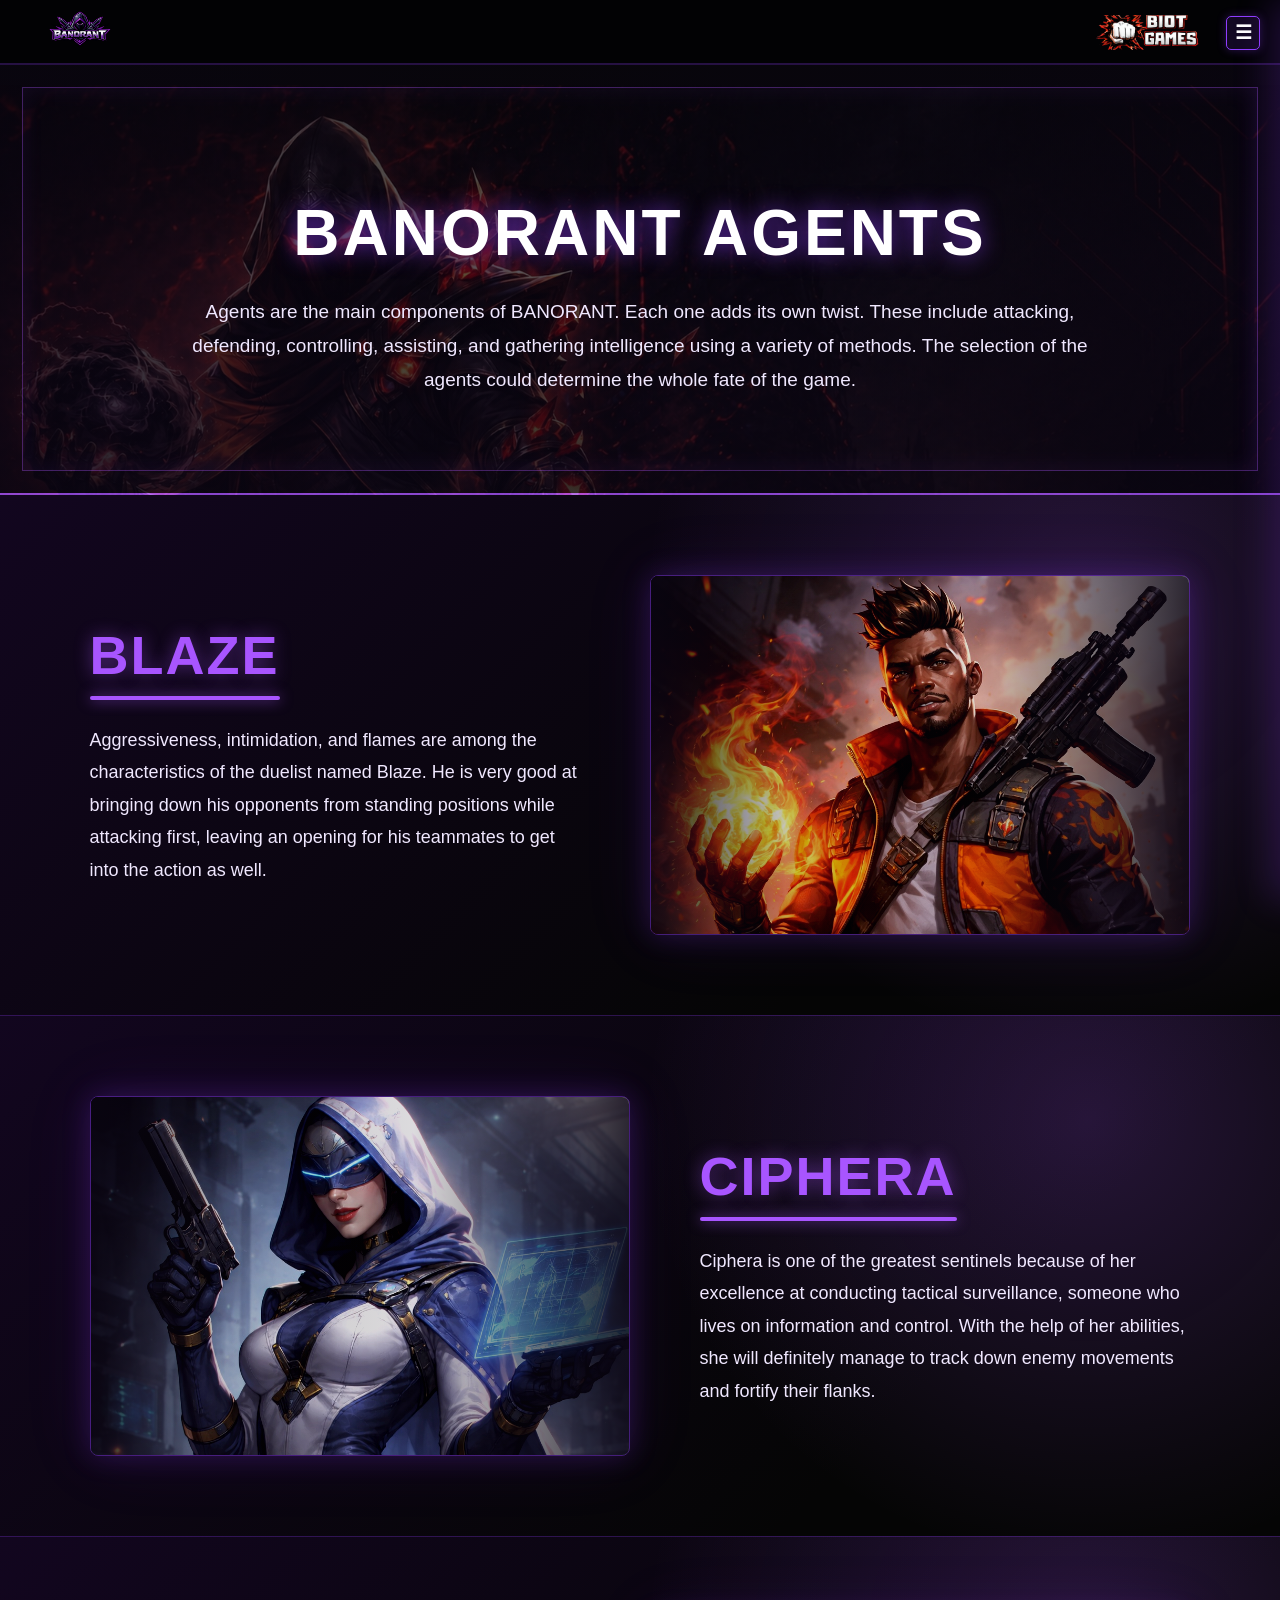
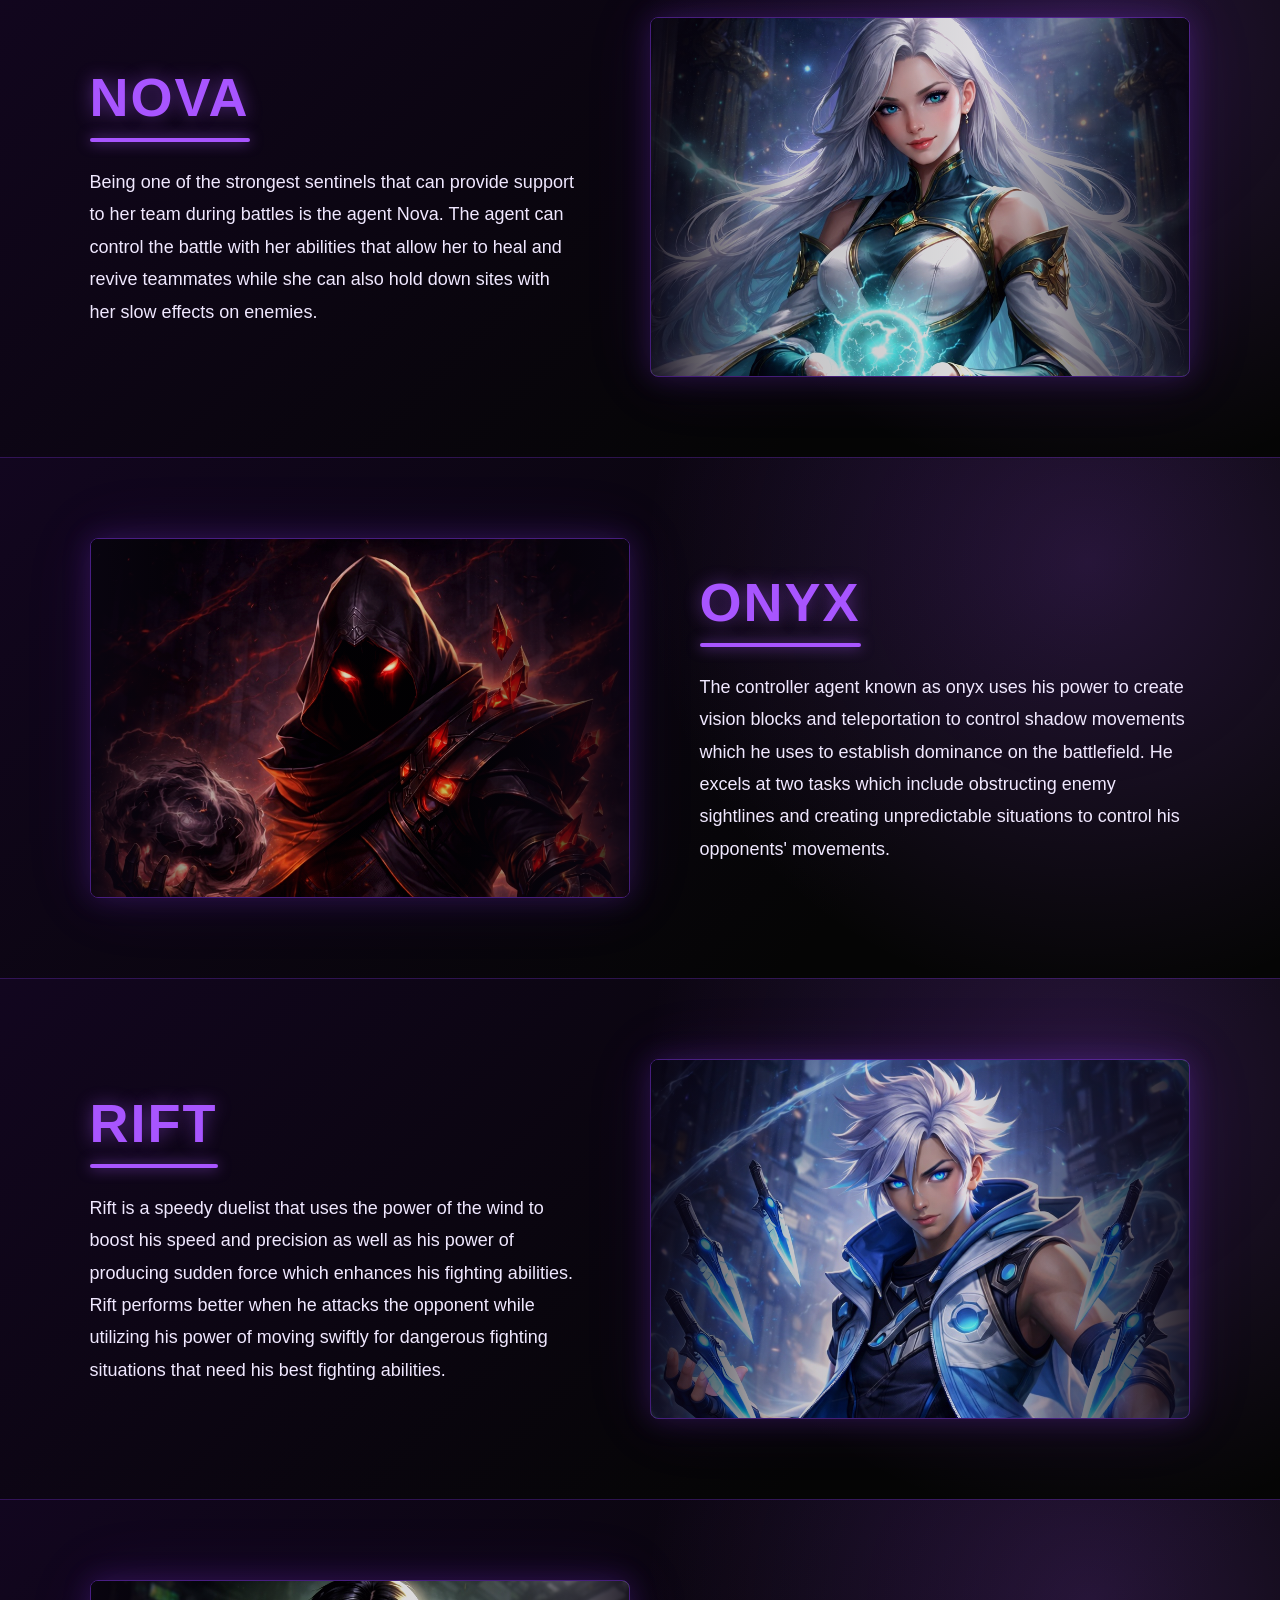
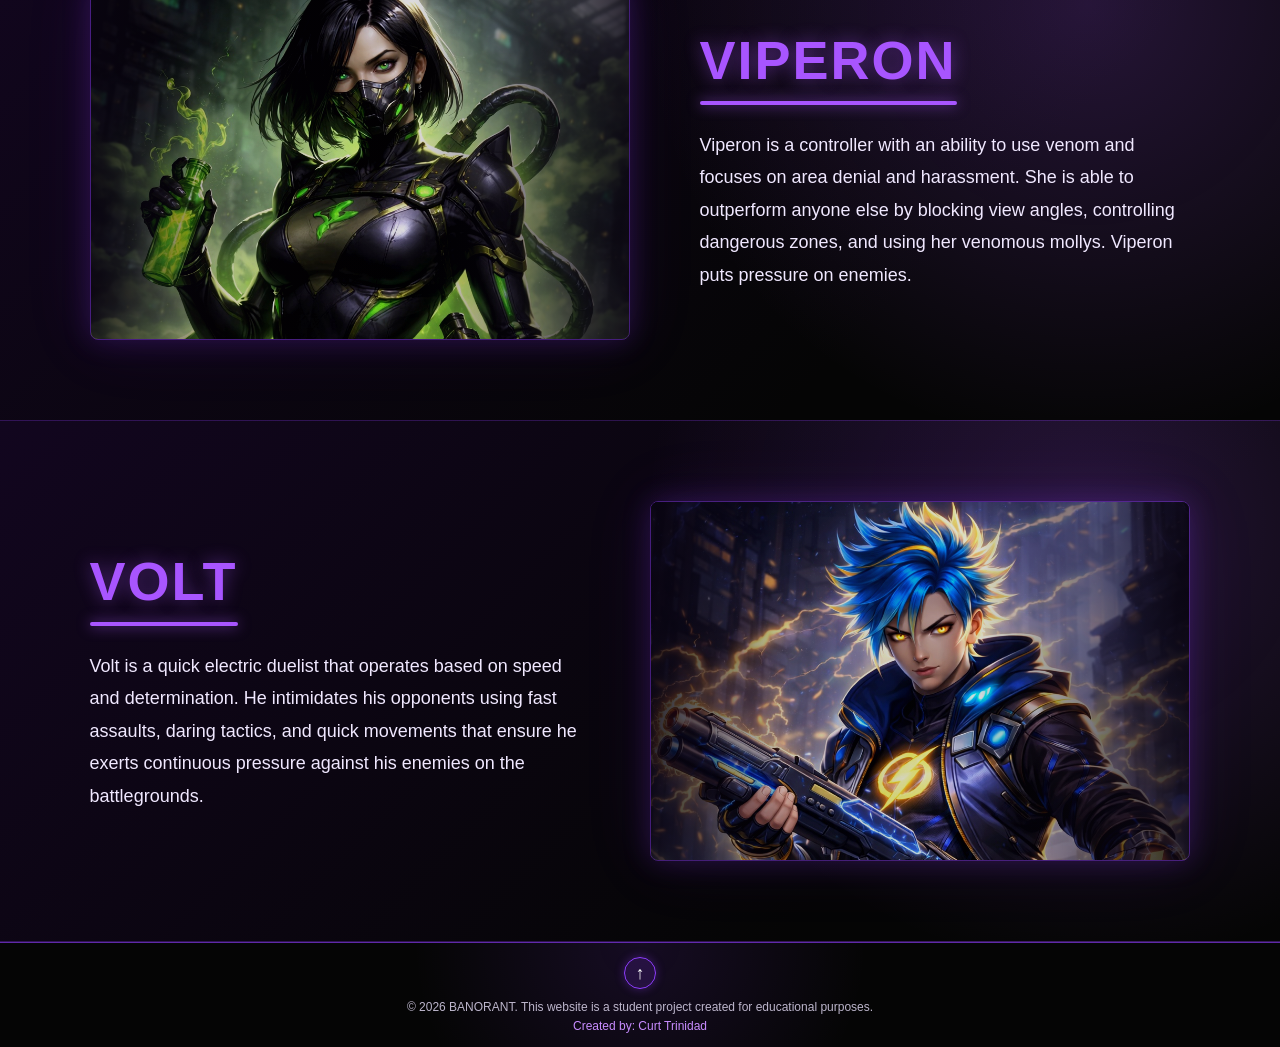
<file: agents.html>
<!DOCTYPE html>
<html lang="en">
<head>
    <meta charset="UTF-8">
    <meta name="viewport" content="width=device-width, initial-scale=1.0">
    <title>Web Development Project</title>

    <link rel="stylesheet" href="style.css">
</head>

<body id="top">

    <header>

        <div class="home-logo page-header">

            <div class="logo">

                <a href="index.html">
                    <img src="logo.png" alt="Banorant Logo">
                </a>

            </div>

            <a href="https://kristoffer152.github.io/biotgames.github.io/" class="biot-logo" target="_blank">
                <img src="biot-logo.png" alt="BIOT GAMES Logo">
            </a>

            <button class="burger-btn" onclick="toggleMenu()">☰</button>

            <div class="side-menu" id="sideMenu">

                <button class="close-btn" onclick="toggleMenu()">×</button>

                <a href="index.html">HOME</a>
                <a href="weapon.html">WEAPONS</a>
                <a href="agents.html">AGENTS</a>
                <a href="map.html">MAPS</a>
                <a href="rank.html">RANKS</a>

            </div>

        </div>

    </header>

    <main>

        <section class="page-agents">

            <div class="page-content">

                <h1> BANORANT AGENTS </h1>

                <p>
                    Agents are the main components of BANORANT. Each one adds its own twist. 
                    These include attacking, defending, controlling, assisting, and gathering intelligence using a 
                    variety of methods. The selection of the agents could determine the whole fate of the game.
                </p>

            </div>

        </section>

        <section class="agent-section">

            <div class="agent-text">

                <div class="title-wrap">

                    <h1> Blaze </h1>

                    <div class="title-line"></div>

                </div>

                <p>
                    Aggressiveness, intimidation, and flames are among the characteristics of the duelist named
                    Blaze. He is very good at bringing down his opponents from standing positions while 
                    attacking first, leaving an opening for his teammates to get into the action as well.
                </p>

            </div>

            <div class="agent-img">

                <img src="blaze.jpg" alt="Agent Blaze">

            </div>

        </section>

        <section class="agent-reverse">

            <div class="agent-text">

                <div class="title-wrap">

                    <h1> Ciphera </h1>

                    <div class="title-line"></div>

                </div>

                <p>
                    Ciphera is one of the greatest sentinels because of her excellence at conducting 
                    tactical surveillance, someone who lives on information and control. 
                    With the help of her abilities, she will definitely manage to track down enemy movements 
                    and fortify their flanks.
                </p>

            </div>

            <div class="agent-img">

                <img src="ciphera.jpg" alt="Agent Ciphera">

            </div>

        </section>

        <section class="agent-section">

            <div class="agent-text">

                <div class="title-wrap">

                    <h1> Nova </h1>

                    <div class="title-line"></div>

                </div>

                <p>
                    Being one of the strongest sentinels that can provide support to her team during battles 
                    is the agent Nova. The agent can control the battle with her abilities that allow her to 
                    heal and revive teammates while she can also hold down sites with her slow effects 
                    on enemies.
                </p>

            </div>

            <div class="agent-img">

                <img src="nova.jpg" alt="Agent Nova">

            </div>

        </section>

        <section class="agent-reverse">

            <div class="agent-text">

                <div class="title-wrap">

                    <h1> Onyx </h1>

                    <div class="title-line"></div>

                </div>

                <p>
                    The controller agent known as onyx uses his power to create vision blocks and 
                    teleportation to control shadow movements which he uses to establish dominance on the 
                    battlefield. He excels at two tasks which include obstructing enemy sightlines and 
                    creating unpredictable situations to control his opponents' movements.
                </p>

            </div>

            <div class="agent-img">

                <img src="onyx.jpg" alt="Agent Onyx">

            </div>

        </section>

        <section class="agent-section">

            <div class="agent-text">

                <div class="title-wrap">

                    <h1> Rift </h1>

                    <div class="title-line"></div>

                </div>

                <p>
                    Rift is a speedy duelist that uses the power of the wind to boost his speed and 
                    precision as well as his power of producing sudden force which enhances his fighting 
                    abilities. Rift performs better when he attacks the opponent while utilizing his power 
                    of moving swiftly for dangerous fighting situations that need his best fighting 
                    abilities.
                </p>

            </div>

            <div class="agent-img">

                <img src="rift.jpg" alt="Agent Rift">

            </div>

        </section>

        <section class="agent-reverse">

            <div class="agent-text">

                <div class="title-wrap">

                    <h1> Viperon </h1>

                    <div class="title-line"></div>

                </div>

                <p>
                    Viperon is a controller with an ability to use venom and focuses on area denial and 
                    harassment. She is able to outperform anyone else by blocking view angles, 
                    controlling dangerous zones, and using her venomous mollys. 
                    Viperon puts pressure on enemies.
                </p>

            </div>

            <div class="agent-img">

                <img src="viperon.jpg" alt="Agent Viperon">

            </div>

        </section>

        <section class="agent-section">

            <div class="agent-text">

                <div class="title-wrap">

                    <h1> Volt </h1>

                    <div class="title-line"></div>

                </div>

                <p>
                    Volt is a quick electric duelist that operates based on speed and determination.
                    He intimidates his opponents using fast assaults, daring tactics, and 
                    quick movements that ensure he exerts continuous pressure against his enemies 
                    on the battlegrounds.

                </p>

            </div>

            <div class="agent-img">

                <img src="volt.jpg" alt="Agent Volt">

            </div>

        </section>

    </main>

    <footer>

        <a href="#top" class="footer-btn">↑</a>

        <p>
            © 2026 BANORANT. This website is a student project created for educational purposes.
        </p>

        <p>
            Created by: Curt Trinidad
        </p>

    </footer>

    <script src="script.js"></script>
    
</body>

</html>
</file>
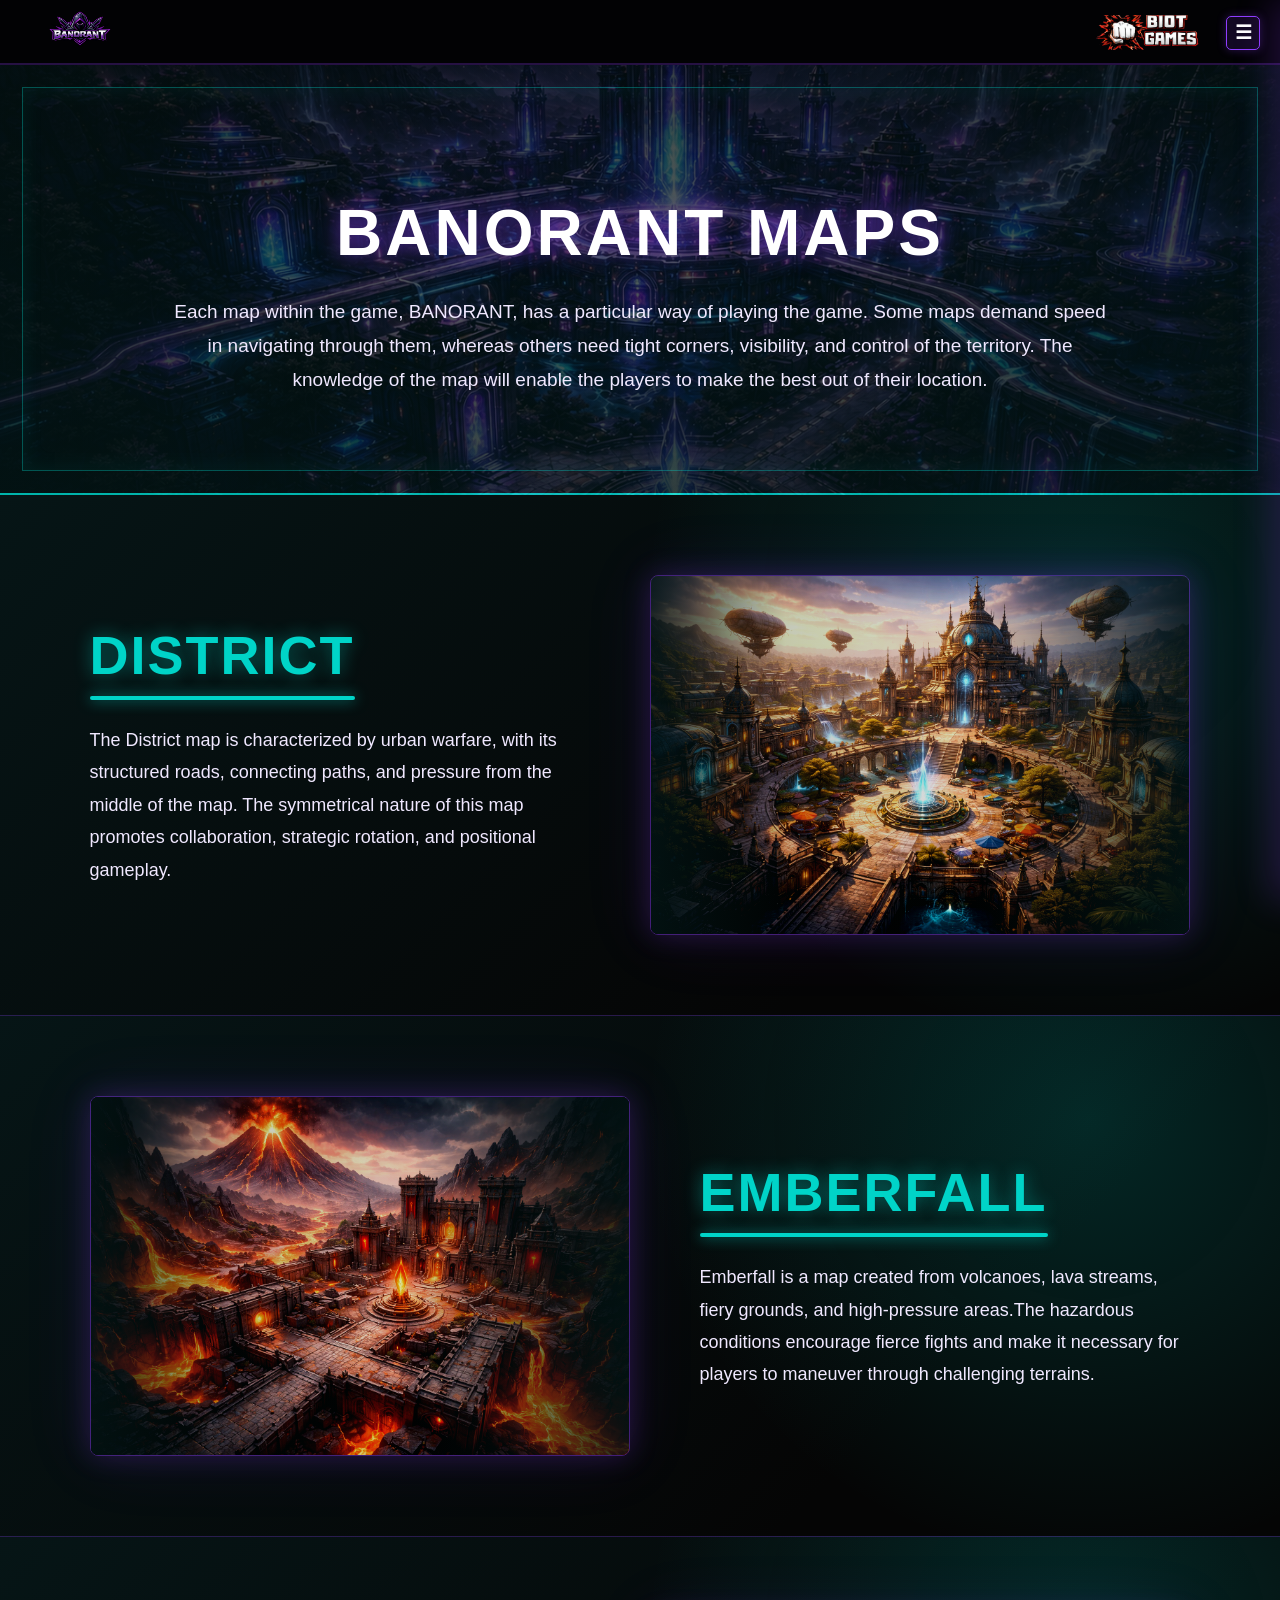
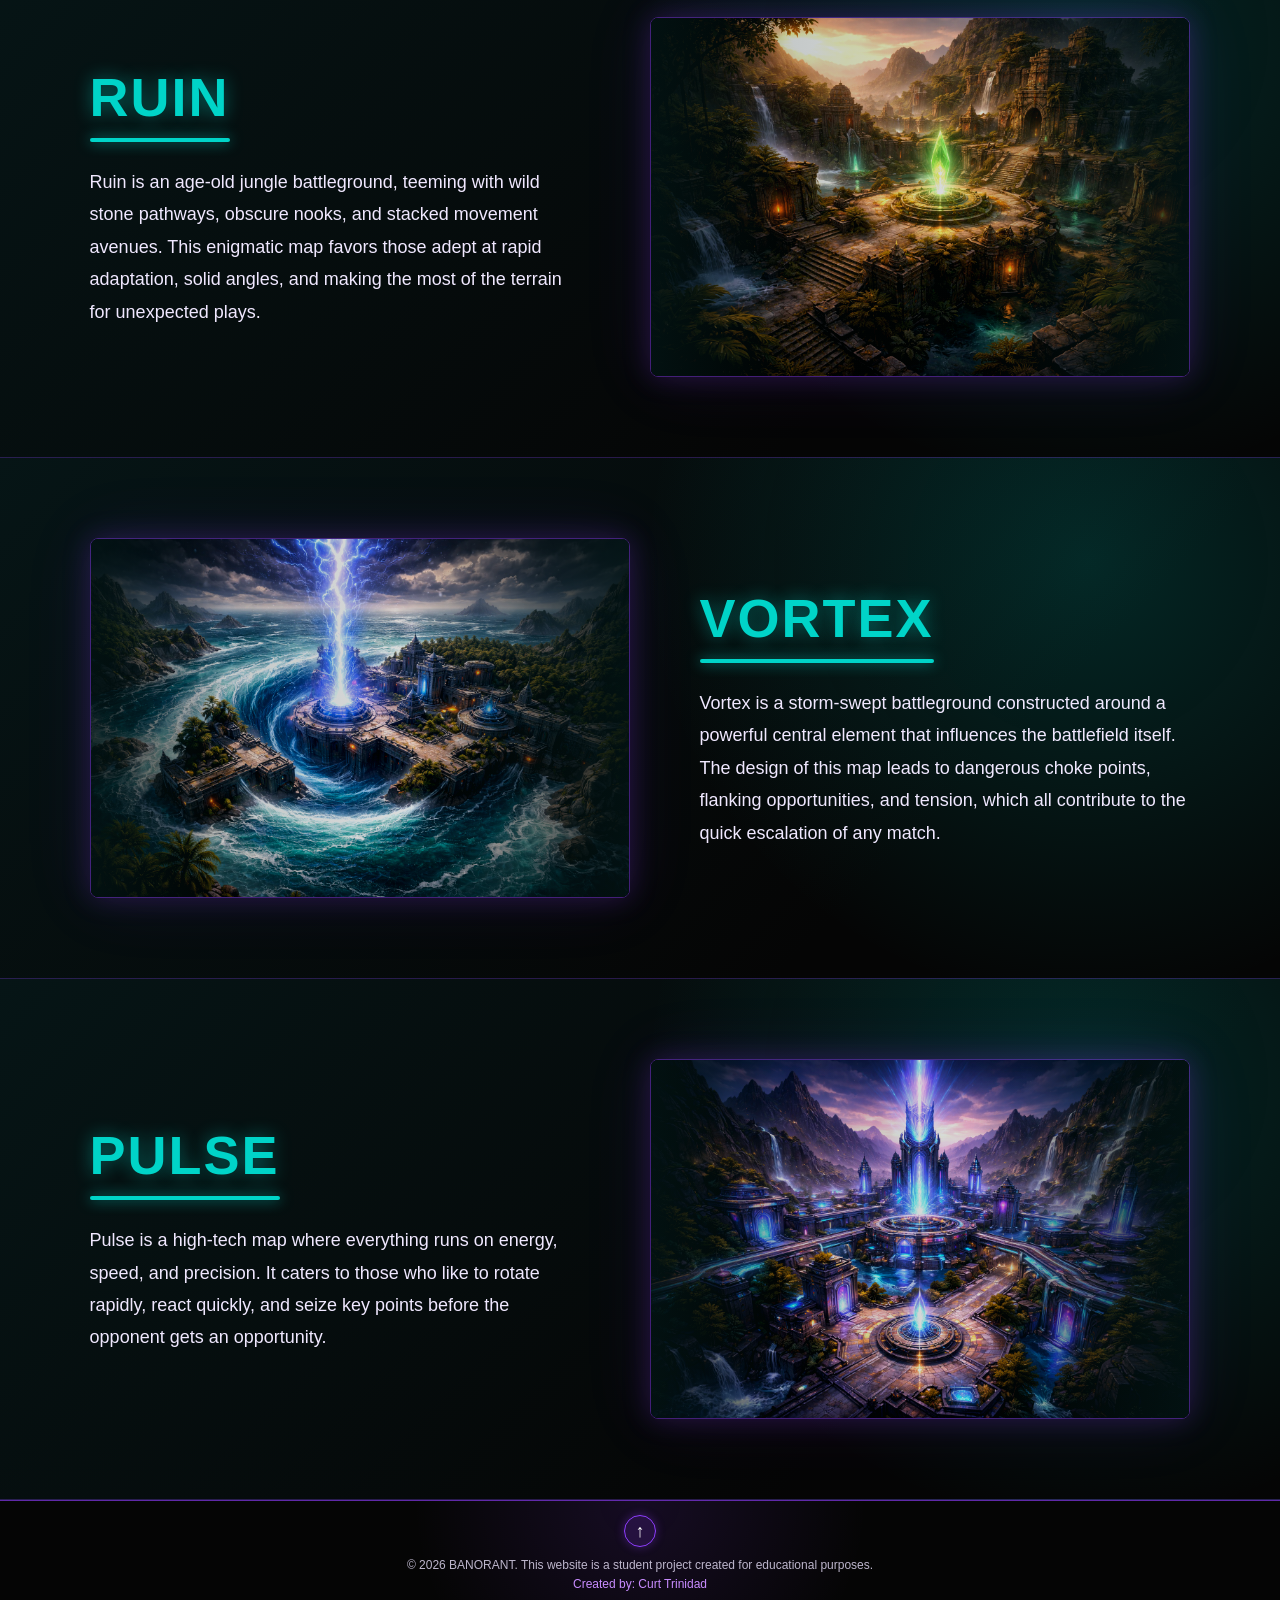
<file: map.html>
<!DOCTYPE html>
<html lang="en">
<head>
    <meta charset="UTF-8">
    <meta name="viewport" content="width=device-width, initial-scale=1.0">
    <title>Web Development Project</title>

    <link rel="stylesheet" href="style.css">
</head>

<body id="top">

    <header>

        <div class="home-logo page-header">

            <div class="logo">

                <a href="index.html">
                    <img src="logo.png" alt="Banorant Logo">
                </a>

            </div>

            <a href="https://kristoffer152.github.io/biotgames.github.io/" class="biot-logo" target="_blank">
                <img src="biot-logo.png" alt="BIOT GAMES Logo">
            </a>

            <button class="burger-btn" onclick="toggleMenu()">☰</button>

            <div class="side-menu" id="sideMenu">

                <button class="close-btn" onclick="toggleMenu()">×</button>

                <a href="index.html">HOME</a>
                <a href="weapon.html">WEAPONS</a>
                <a href="agents.html">AGENTS</a>
                <a href="map.html">MAPS</a>
                <a href="rank.html">RANKS</a>

            </div>

        </div>

    </header>

    <main>

        <section class="page-maps">

            <div class="page-content">

                <h1> BANORANT MAPS </h1>

                <p>
                    Each map within the game, BANORANT, has a particular way of playing the game. 
                    Some maps demand speed in navigating through them, whereas others need tight corners, 
                    visibility, and control of the territory. The knowledge of the map will enable the players to 
                    make the best out of their location.
                </p>

            </div>

        </section>

        <section class="map-section">

            <div class="map-text">

                <div class="title-wrap">

                    <h1> District </h1>

                    <div class="title-line"></div>

                </div>

                <p>
                    The District map is characterized by urban warfare, with its structured roads, 
                    connecting paths, and pressure from the middle of the map. 
                    The symmetrical nature of this map promotes collaboration, strategic rotation, 
                    and positional gameplay.
                </p>

            </div>

            <div class="map-img">

                <img src="district.jpg" alt="District Map">

            </div>

        </section>

        <section class="map-reverse">

            <div class="map-text">

                <div class="title-wrap">

                    <h1> Emberfall </h1>

                    <div class="title-line"></div>

                </div>

                <p>
                    Emberfall is a map created from volcanoes, lava streams, fiery grounds, 
                    and high-pressure areas.The hazardous conditions encourage fierce fights 
                    and make it necessary for players to maneuver through challenging terrains.
                </p>

            </div>

            <div class="map-img">

                <img src="emberfall.jpg" alt="Emberfall Map">

            </div>

        </section>

        <section class="map-section">

            <div class="map-text">

                <div class="title-wrap">

                    <h1> Ruin </h1>

                    <div class="title-line"></div>

                </div>

                <p>
                    Ruin is an age-old jungle battleground, teeming with wild stone pathways, obscure nooks,
                    and stacked movement avenues. This enigmatic map favors those adept at rapid adaptation,
                    solid angles, and making the most of the terrain for unexpected plays.
                </p>

            </div>

            <div class="map-img">

                <img src="ruin.jpg" alt="Ruin Map">

            </div>

        </section>

        <section class="map-reverse">

            <div class="map-text">

                <div class="title-wrap">

                    <h1> Vortex </h1>

                    <div class="title-line"></div>
                
                </div>

                <p>
                    Vortex is a storm-swept battleground constructed around a powerful central element that 
                    influences the battlefield itself. The design of this map leads to dangerous choke 
                    points, flanking opportunities, and tension, which all contribute to 
                    the quick escalation of any match.
                </p>

            </div>

            <div class="map-img">

                <img src="vortex.jpg" alt="Vortex Map">

            </div>

        </section>

        <section class="map-section">

            <div class="map-text">

                <div class="title-wrap">

                    <h1> Pulse </h1>

                    <div class="title-line"></div>

                </div>

                <p>
                    Pulse is a high-tech map where everything runs on energy, speed, and precision. 
                    It caters to those who like to rotate rapidly, react quickly, and seize key points 
                    before the opponent gets an opportunity.
                </p>

            </div>

            <div class="map-img">

                <img src="pulse.jpg" alt="Pulse Map">

            </div>

        </section>

    </main>

    <footer>

        <a href="#top" class="footer-btn">↑</a>

        <p>
            © 2026 BANORANT. This website is a student project created for educational purposes.
        </p>

        <p>
            Created by: Curt Trinidad
        </p>

    </footer>

    <script src="script.js"></script>
    
</body>

</html>
</file>
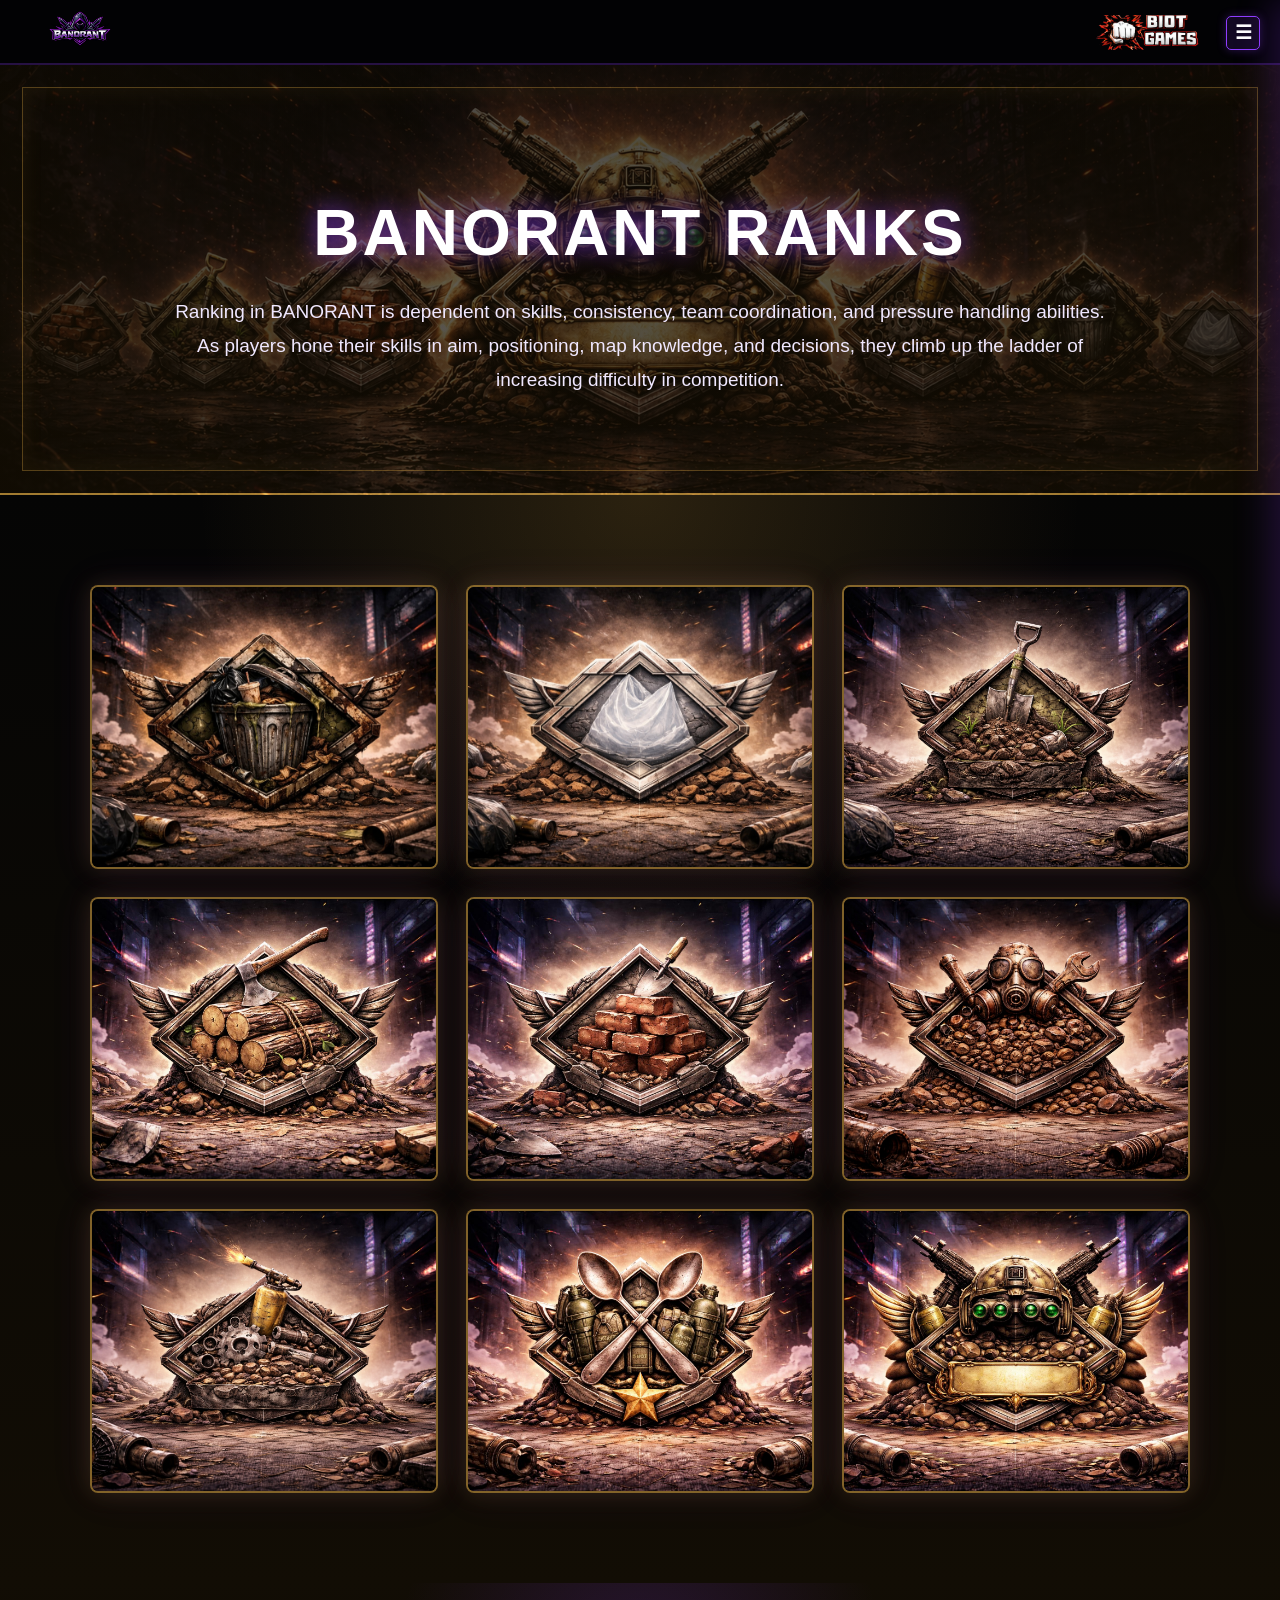
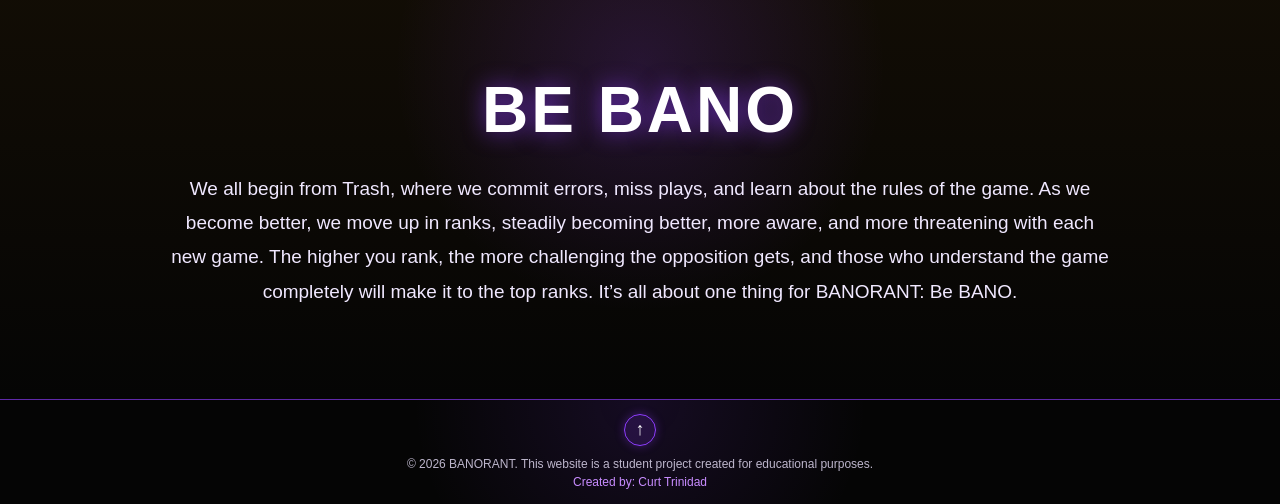
<file: rank.html>
<!DOCTYPE html>
<html lang="en">
<head>
    <meta charset="UTF-8">
    <meta name="viewport" content="width=device-width, initial-scale=1.0">

    <title>Web Development Project</title>

    <link rel="stylesheet" href="style.css">

</head>

<body id="top">
    
    <header>

        <div class="home-logo page-header">

            <div class="logo">

                <a href="index.html">
                    <img src="logo.png" alt="Banorant Logo">
                </a>

            </div>

            <a href="https://kristoffer152.github.io/biotgames.github.io/" class="biot-logo" target="_blank">
                <img src="biot-logo.png" alt="BIOT GAMES Logo">
            </a>

            <button class="burger-btn" onclick="toggleMenu()">☰</button>

            <div class="side-menu" id="sideMenu">

                <button class="close-btn" onclick="toggleMenu()">×</button>

                <a href="index.html">HOME</a>
                <a href="weapon.html">WEAPONS</a>
                <a href="agents.html">AGENTS</a>
                <a href="map.html">MAPS</a>
                <a href="rank.html">RANKS</a>

            </div>

        </div>

    </header>

    <main>

        <section class="page-ranks">

            <div class="page-content">

                <h1>
                    BANORANT RANKS
                </h1>

                <p>
                    Ranking in BANORANT is dependent on skills, consistency, team coordination, and pressure
                    handling abilities. As players hone their skills in aim, positioning, map knowledge, and
                    decisions, they climb up the ladder of increasing difficulty in competition.
                </p>

            </div>

        </section>

        <section class="rank-grid">

            <div class="ranks-grid">

                <div class="rank-card">
                    <img src="trash.jpg" alt="trash-rank">
                    <div class="rank-name">TRASH</div>
                </div>

                <div class="rank-card">
                    <img src="plastic.jpg" alt="plastic-rank">
                    <div class="rank-name">PLASTIC</div>
                </div>

                <div class="rank-card">
                    <img src="dirt.jpg" alt="dirt-rank">
                    <div class="rank-name">DIRT</div>
                </div>

                <div class="rank-card">
                    <img src="wood.jpg" alt="wood-rank">
                    <div class="rank-name">WOOD</div>
                </div>

                <div class="rank-card">
                    <img src="brick.jpg" alt="brick-rank">
                    <div class="rank-name">BRICK</div>
                </div>

                <div class="rank-card">
                    <img src="rust.jpg" alt="rust-rank">
                    <div class="rank-name">RUST</div>
                </div>

                <div class="rank-card">
                    <img src="scrap.jpg" alt="scrap-rank">
                    <div class="rank-name">SCRAP</div>
                </div>

                <div class="rank-card">
                    <img src="spoon.jpg" alt="spoon-rank">
                    <div class="rank-name">SPOON</div>
                </div>

                <div class="rank-card">
                    <img src="bano.jpg" alt="bano-rank">
                    <div class="rank-name">BANO</div>
                </div>

            </div>

        </section>

        <section class="rank-summary">

            <div class="page-content">

                <h1> BE BANO </h1>

                <p>
                    We all begin from Trash, where we commit errors, miss plays, and learn about the rules of the game.
                    As we become better, we move up in ranks, steadily becoming better, more aware, 
                    and more threatening with each new game. The higher you rank, the more challenging the opposition 
                    gets, and those who understand the game completely will make it to the top ranks. 
                    It’s all about one thing for BANORANT: Be BANO.
                </p>

            </div>

        </section>

    </main>

    <footer>

        <a href="#top" class="footer-btn">↑</a>

        <p>
            © 2026 BANORANT. This website is a student project created for educational purposes.
        </p>

        <p>
            Created by: Curt Trinidad
        </p>

    </footer>

    <script src="script.js"></script>

</body>

</html>
</file>
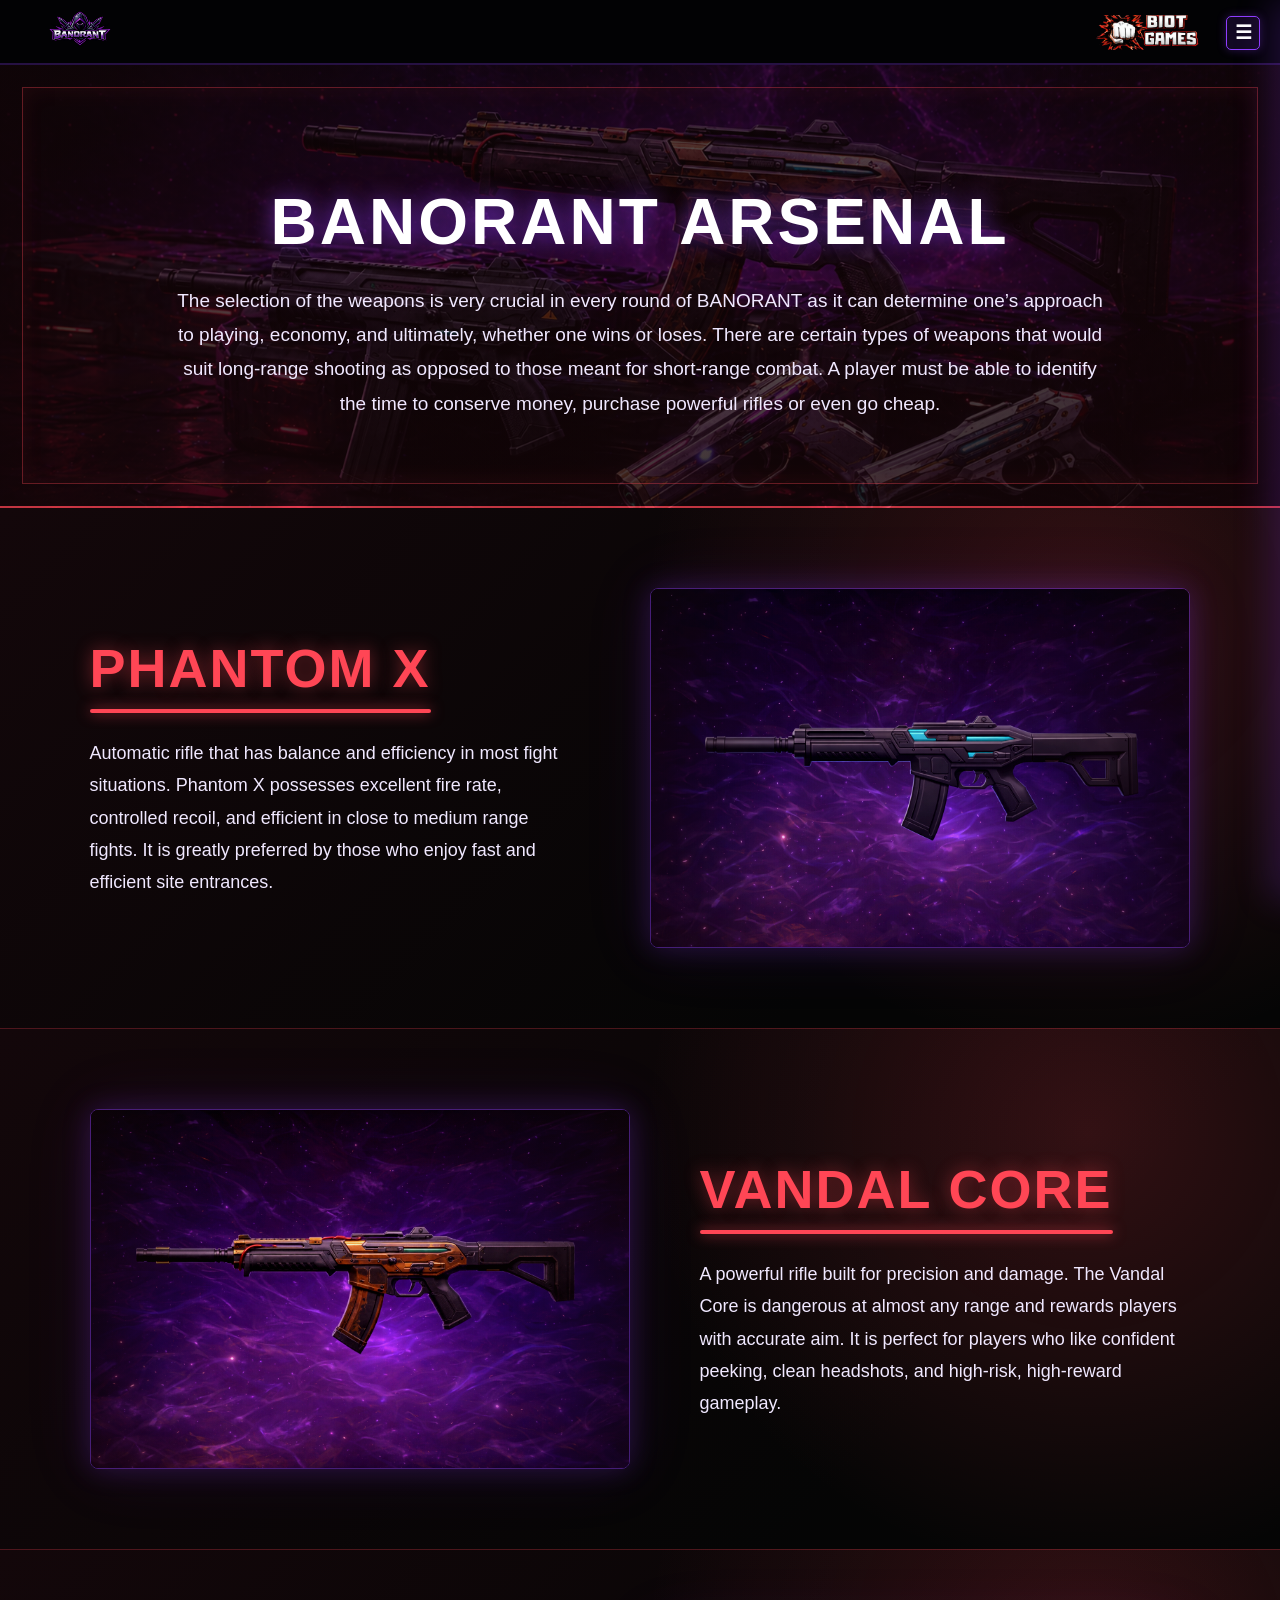
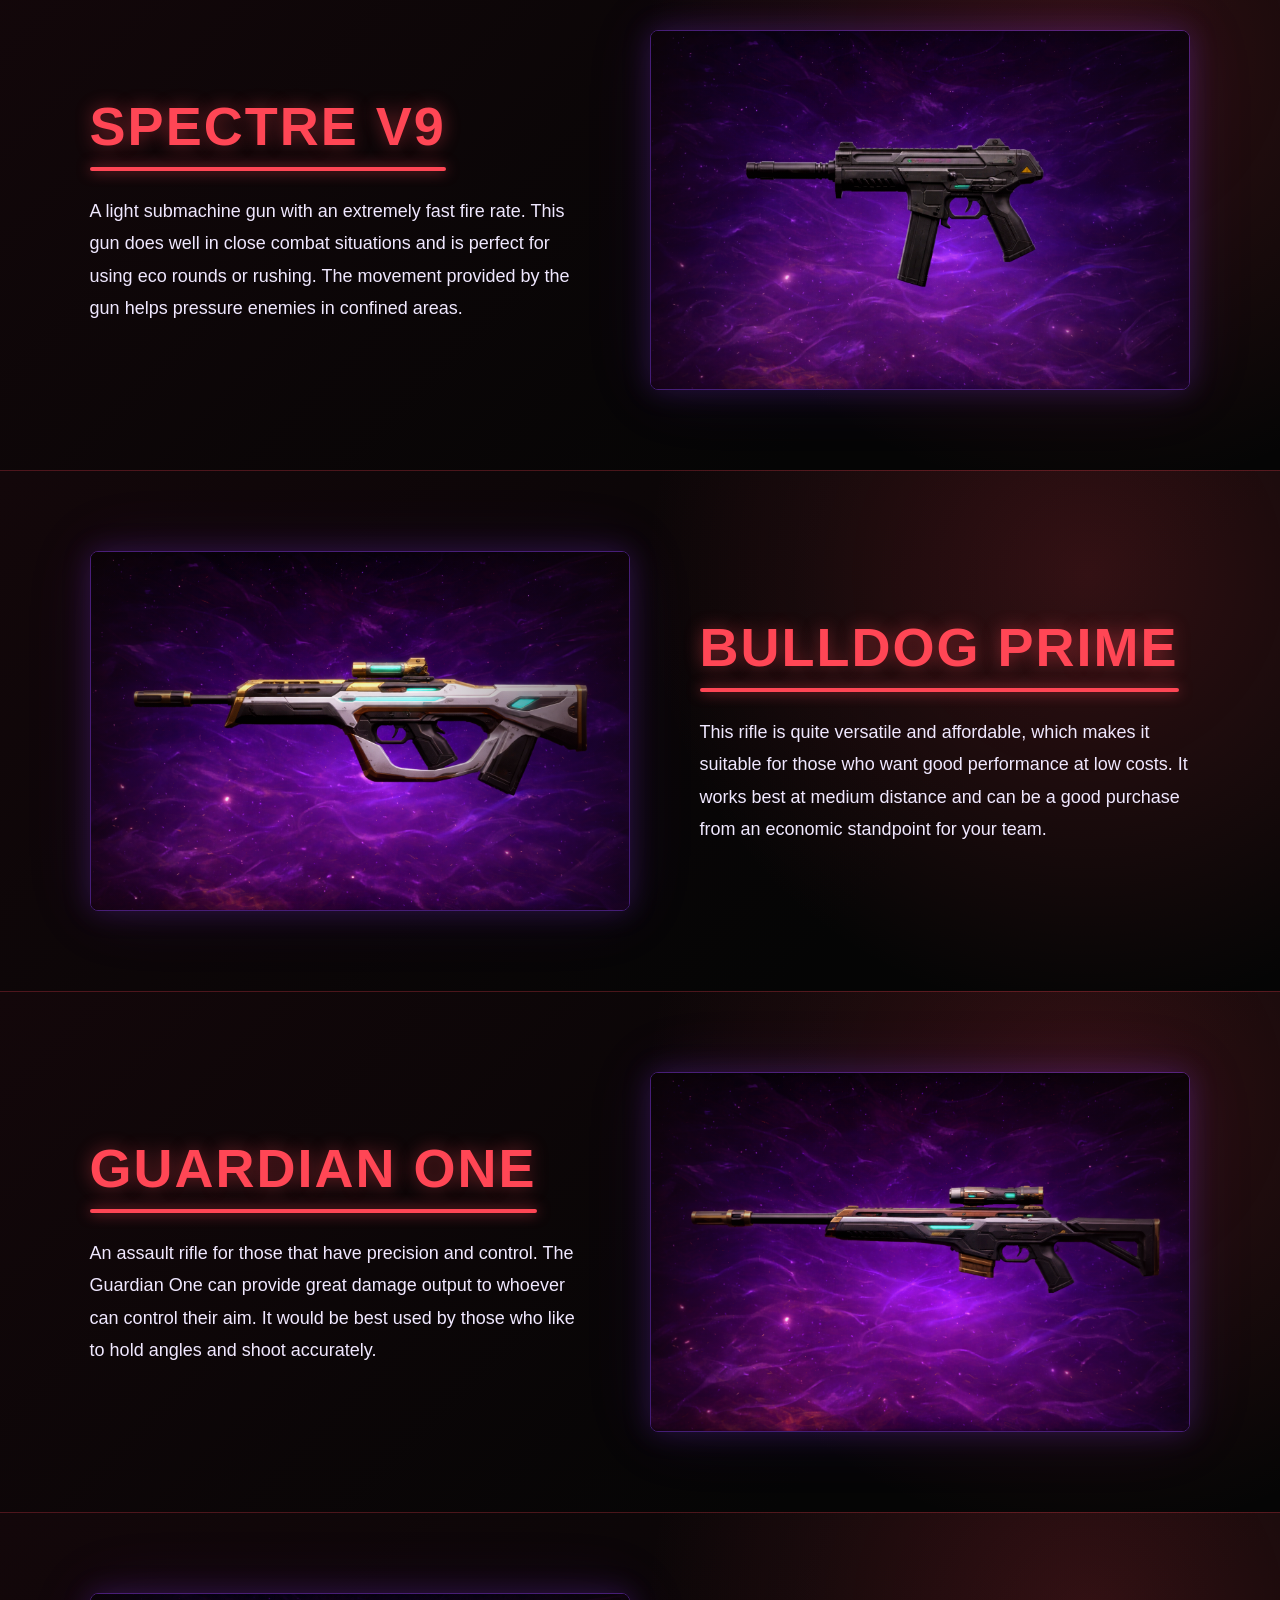
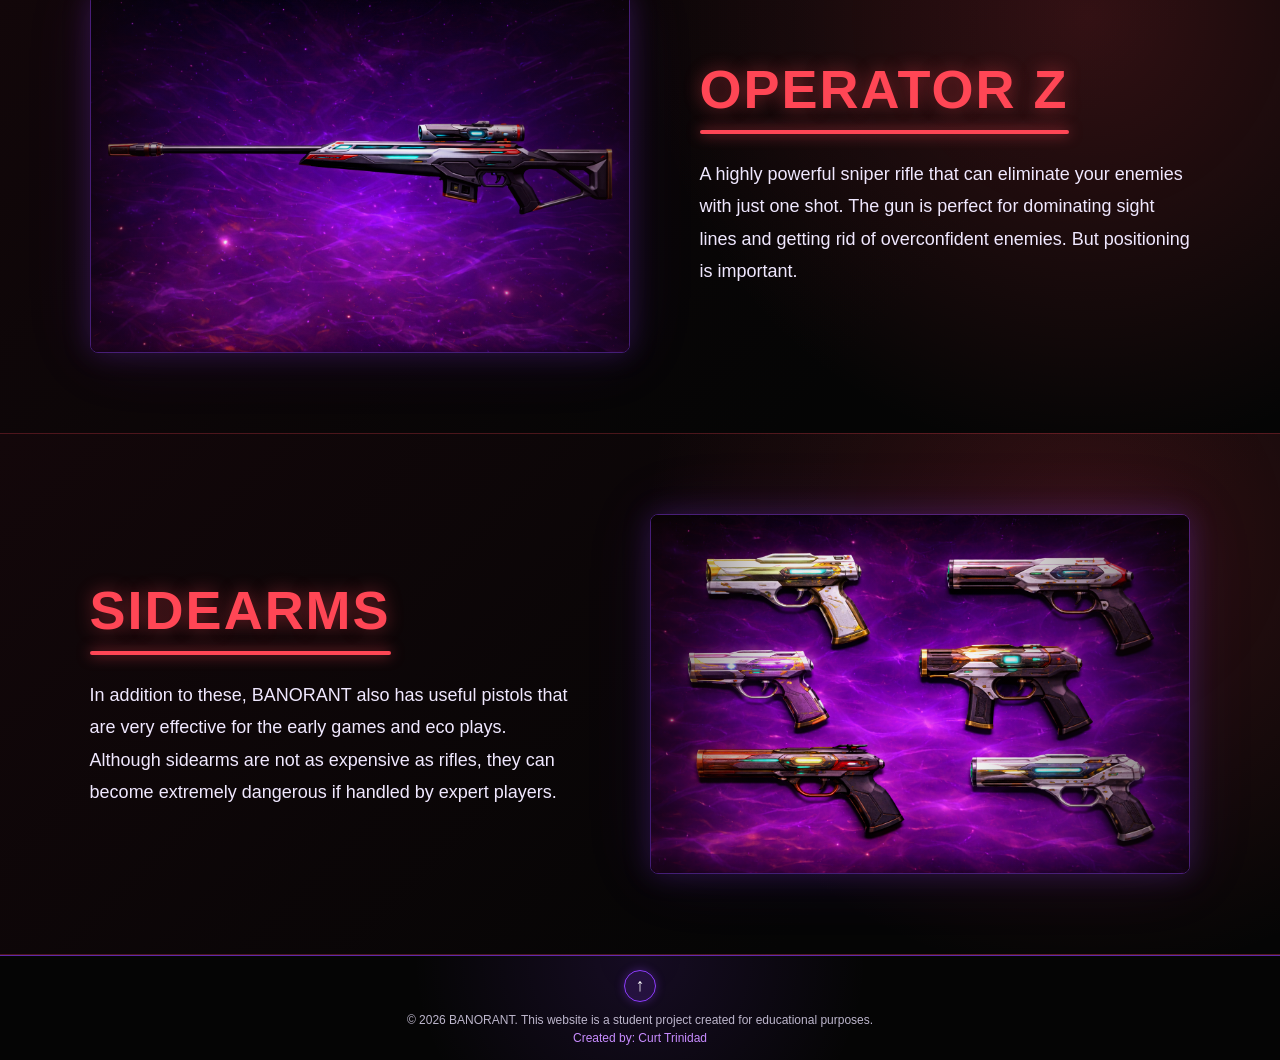
<file: weapon.html>
<!DOCTYPE html>
<html lang="en">
<head>
    <meta charset="UTF-8">
    <meta name="viewport" content="width=device-width, initial-scale=1.0">
    <title>Web Development Project</title>

    <link rel="stylesheet" href="style.css">
</head>

<body id="top">

    <header>

        <div class="home-logo page-header">

            <div class="logo">

                <a href="index.html">
                    <img src="logo.png" alt="Banorant Logo">
                </a>

            </div>

            <a href="https://kristoffer152.github.io/biotgames.github.io/" class="biot-logo" target="_blank">
                <img src="biot-logo.png" alt="BIOT GAMES Logo">
            </a>

            <button class="burger-btn" onclick="toggleMenu()">☰</button>

            <div class="side-menu" id="sideMenu">

                <button class="close-btn" onclick="toggleMenu()">×</button>

                <a href="index.html">HOME</a>
                <a href="weapon.html">WEAPONS</a>
                <a href="agents.html">AGENTS</a>
                <a href="map.html">MAPS</a>
                <a href="rank.html">RANKS</a>

            </div>

        </div>

    </header>

    <main>

        <section class="page-weapons">

            <div class="page-content">

                <h1>BANORANT ARSENAL</h1>

                <p>
                    The selection of the weapons is very crucial in every round of BANORANT as it can determine one’s 
                    approach to playing, economy, and ultimately, whether one wins or loses. There are certain types 
                    of weapons that would suit long-range shooting as opposed to those meant for short-range combat. 
                    A player must be able to identify the time to conserve money, 
                    purchase powerful rifles or even go cheap.
                </p>

            </div>

        </section>

        <section class="weapon-section">

            <div class="weapon-text">

                <div class="title-wrap">

                    <h1>Phantom X</h1>

                    <div class="title-line"></div>

                </div>

                <p>
                    Automatic rifle that has balance and efficiency in most fight situations. 
                    Phantom X possesses excellent fire rate, controlled recoil, and efficient in close to medium 
                    range fights. It is greatly preferred by those who enjoy fast and efficient site entrances.
                </p>

            </div>

            <div class="weapon-img">

                <img src="phantom.png" alt="Phantom X Weapon">

            </div>

        </section>

        <section class="weapon-reverse">

            <div class="weapon-text">

                <div class="title-wrap">

                    <h1>Vandal Core</h1>

                    <div class="title-line"></div>

                </div>

                <p>
                    A powerful rifle built for precision and damage. The Vandal Core is dangerous at almost any range 
                    and rewards players with accurate aim. It is perfect for players who like confident peeking, 
                    clean headshots, and high-risk, high-reward gameplay.
                </p>

            </div>

            <div class="weapon-img">

                <img src="vandal.png" alt="Vandal Core Weapon">

            </div>

        </section>

        <section class="weapon-section">

            <div class="weapon-text">

                <div class="title-wrap">

                    <h1>Spectre V9</h1>

                    <div class="title-line"></div>

                </div>

                <p>
                    A light submachine gun with an extremely fast fire rate. This gun does well in close combat 
                    situations and is perfect for using eco rounds or rushing. The movement provided by the 
                    gun helps pressure enemies in confined areas.
                </p>

            </div>

            <div class="weapon-img">

                <img src="spectre.png" alt="Spectre V9 Weapon">

            </div>

        </section>

        <section class="weapon-reverse">

            <div class="weapon-text">

                <div class="title-wrap">

                    <h1>Bulldog Prime</h1>

                    <div class="title-line"></div>

                </div>

                <p>
                    This rifle is quite versatile and affordable, which makes it suitable for those who want good 
                    performance at low costs. It works best at medium distance and can be a good purchase 
                    from an economic standpoint for your team.
                </p>

            </div>

            <div class="weapon-img">

                <img src="bulldog.png" alt="Bulldog Prime Weapon">

            </div>

        </section>

        <section class="weapon-section">

            <div class="weapon-text">

                <div class="title-wrap">

                    <h1>Guardian One</h1>

                    <div class="title-line"></div>

                </div>

                <p>
                    An assault rifle for those that have precision and control. The Guardian One can provide 
                    great damage output to whoever can control their aim. It would be best used by 
                    those who like to hold angles and shoot accurately.
                </p>

            </div>

            <div class="weapon-img">

                <img src="guardian.png" alt="Guardian One Weapon">

            </div>

        </section>

        <section class="weapon-reverse">

            <div class="weapon-text">

                <div class="title-wrap">

                    <h1>Operator Z</h1>

                    <div class="title-line"></div>

                </div>

                <p>
                    A highly powerful sniper rifle that can eliminate your enemies with just one shot. 
                    The gun is perfect for dominating sight lines and getting rid of overconfident enemies. 
                    But positioning is important.
                </p>

            </div>

            <div class="weapon-img">

                <img src="operator.png" alt="Operator Z Weapon">

            </div>

        </section>

        <section class="weapon-section">

            <div class="weapon-text">

                <div class="title-wrap">

                    <h1>Sidearms</h1>

                    <div class="title-line"></div>

                </div>

                <p>
                    In addition to these, BANORANT also has useful pistols that are very effective for the 
                    early games and eco plays. Although sidearms are not as expensive as rifles, 
                    they can become extremely dangerous if handled by expert players.
                </p>

            </div>

            <div class="weapon-img">

                <img src="sidearms.png" alt="Banorant Sidearms">

            </div>

        </section>

    </main>

    <footer>

        <a href="#top" class="footer-btn">↑</a>

        <p>
            © 2026 BANORANT. This website is a student project created for educational purposes.
        </p>

        <p>
            Created by: Curt Trinidad
        </p>

    </footer>

    <script src="script.js"></script>
    
</body>

</html>
</file>
<file: style.css>
* {
    margin: 0;
    padding: 0;
    box-sizing: border-box;
}

html {
    scroll-behavior: smooth;
    scroll-padding-top: 115px;
}

body {
    font-family: sans-serif;
    background: #050505;
    color: #f5f1ff;
    min-height: 100vh;
    overflow-x: hidden;
}

img {
    max-width: 100%;
    display: block;
}

a {
    text-decoration: none;
}

h1,
.rank-name {
    font-weight: 800;
    text-transform: uppercase;
}

/* HEADER */

header {
    width: 100%;
    position: sticky;
    top: 0;
    left: 0;
    z-index: 100;
}

.home-logo {
    height: 65px;
    padding: 0 20px;
    background: rgba(3, 3, 5, 0.95);
    align-items: center;
    border-bottom: 2px solid rgba(143, 61, 255, 0.25);
}

/* HOME HEADER: logo left, nav center, BIOT right */

.home-header {
    display: grid;
    grid-template-columns: 140px 1fr 140px;
}

.home-header .logo {
    grid-column: 1;
    justify-self: start;
}

.home-header .nav-bar {
    grid-column: 2;
    justify-self: center;
}

.home-header .biot-logo {
    grid-column: 3;
    justify-self: end;
}

/* PAGE HEADER: logo left, BIOT right, burger far right */

.page-header {
    display: grid;
    grid-template-columns: 140px 1fr 140px 45px;
}

.page-header .logo {
    grid-column: 1;
    justify-self: start;
}

.page-header .biot-logo {
    grid-column: 3;
    justify-self: end;
}

.page-header .burger-btn {
    grid-column: 4;
    justify-self: end;
}

.logo img {
    width: 120px;
    height: 65px;
    object-fit: contain;
    transition: 0.3s ease;
}

.logo img:hover {
    transform: scale(1.04);
    filter: drop-shadow(0 0 12px rgba(143, 61, 255, 0.7));
}

/* HOME NAV BAR */

.nav-bar {
    display: flex;
    align-items: center;
    justify-content: center;
    gap: 45px;
    background: transparent;
    border-bottom: none;
    box-shadow: none;
    height: auto;
    padding: 0;
}

.nav-bar a {
    color: #ffffff;
    font-size: 14px;
    font-weight: 800;
    letter-spacing: 1.5px;
    text-transform: uppercase;
    position: relative;
    transition: 0.3s ease;
}

.nav-bar a::after {
    content: "";
    position: absolute;
    left: 0;
    bottom: -8px;
    width: 0;
    height: 3px;
    background: #8f3dff;
    border-radius: 10px;
    box-shadow: 0 0 12px rgba(143, 61, 255, 0.8);
    transition: 0.3s ease;
}

.nav-bar a:hover {
    color: #c88cff;
    text-shadow: 0 0 12px rgba(200, 140, 255, 0.7);
}

.nav-bar a:hover::after {
    width: 100%;
}

/* BIOT LOGO */

.biot-logo {
    width: 135px;
    height: 35px;
    display: flex;
    align-items: center;
    justify-content: center;
    overflow: hidden;
    background: transparent;
}

.biot-logo img {
    width: 115px;
    height: 75px;
    object-fit: contain;
    display: block;
    background: transparent;
    border: none;
    transition: 0.3s ease;
}

.biot-logo:hover img {
    transform: scale(1.05);
    filter: drop-shadow(0 0 12px rgba(255, 70, 85, 0.8));
}

/* BURGER MENU */

.burger-btn {
    width: 34px;
    height: 34px;
    display: flex;
    align-items: center;
    justify-content: center;
    color: #ffffff;
    background: rgba(143, 61, 255, 0.12);
    border: 1.3px solid #8f3dff;
    border-radius: 5px;
    font-size: 19px;
    font-weight: 800;
    cursor: pointer;
    box-shadow: 0 0 10px rgba(143, 61, 255, 0.3);
    transition: 0.3s ease;
}

.burger-btn:hover {
    background: #8f3dff;
    box-shadow: 0 0 20px rgba(143, 61, 255, 0.75);
}

.side-menu {
    position: fixed;
    top: 0;
    right: -280px;
    z-index: 10000;
    width: 280px;
    height: 100vh;
    padding: 80px 30px 30px;
    background:
        radial-gradient(circle at top right, rgba(143, 61, 255, 0.25), transparent 35%),
        rgba(5, 5, 8, 0.98);
    border-left: 2px solid rgba(143, 61, 255, 0.65);
    box-shadow: -10px 0 35px rgba(143, 61, 255, 0.2);
    display: flex;
    flex-direction: column;
    gap: 22px;
    transition: 0.35s ease;
}

.side-menu.open {
    right: 0;
}

.side-menu a {
    color: #ffffff;
    font-size: 18px;
    font-weight: 800;
    letter-spacing: 1.5px;
    text-transform: uppercase;
    padding: 14px 0;
    border-bottom: 1px solid rgba(143, 61, 255, 0.25);
    transition: 0.3s ease;
}

.side-menu a:hover {
    color: #c88cff;
    padding-left: 10px;
    text-shadow: 0 0 12px rgba(200, 140, 255, 0.8);
}

.close-btn {
    position: absolute;
    top: 22px;
    right: 24px;
    width: 38px;
    height: 38px;
    color: #ffffff;
    background: transparent;
    border: 1.5px solid #8f3dff;
    border-radius: 50%;
    font-size: 26px;
    font-weight: 800;
    cursor: pointer;
    transition: 0.3s ease;
}

.close-btn:hover {
    background: #8f3dff;
    box-shadow: 0 0 18px rgba(143, 61, 255, 0.75);
}

/* RETURN BUTTON */

.return-btn {
    position: fixed;
    top: 95px;
    right: 20px;
    z-index: 9999;
    width: 35px;
    height: 35px;
    display: flex;
    align-items: center;
    justify-content: center;
    color: #ffffff;
    background: rgba(10, 10, 15, 0.82);
    border: 1.5px solid #8f3dff;
    border-radius: 50%;
    font-size: 18px;
    font-weight: bold;
    box-shadow: 0 0 18px rgba(143, 61, 255, 0.45);
    transition: 0.3s ease;
}

.return-btn:hover {
    background: #8f3dff;
    transform: scale(1.08);
    box-shadow: 0 0 24px rgba(143, 61, 255, 0.85);
}

/* HOME INTRO */

.home-intro {
    position: relative;
    width: 100%;
    height: 620px;
    overflow: hidden;
    border-bottom: 2px solid #ff4655;
}

.home-intro img {
    width: 100%;
    height: 100%;
    object-fit: cover;
}

.home-intro::after {
    content: "";
    position: absolute;
    inset: 0;
    background:
        linear-gradient(to bottom, rgba(0, 0, 0, 0.5), rgba(5, 5, 5, 0.25)),
        linear-gradient(to right, rgba(0, 0, 0, 0.55), transparent 45%, rgba(0, 0, 0, 0.45));
}

.home-text {
    position: absolute;
    z-index: 2;
    left: 7%;
    bottom: 70px;
    max-width: 620px;
}

.home-text h1 {
    font-size: 64px;
    line-height: 1;
    letter-spacing: 4px;
    color: #ffffff;
    margin-bottom: 20px;
    text-shadow:
        0 0 18px rgba(143, 61, 255, 0.9),
        0 0 45px rgba(143, 61, 255, 0.5);
}

.home-text p {
    font-size: 20px;
    line-height: 1.7;
    color: #f0e8ff;
    text-shadow: 0 0 12px rgba(0, 0, 0, 0.8);
}

/* HOME SHOWCASE SECTIONS */

.home-weapons,
.home-agents,
.home-maps,
.home-rank {
    position: relative;
    width: 100%;
    min-height: 330px;
    padding: 22px;
    overflow: hidden;
    border-bottom: 2px solid rgba(143, 61, 255, 0.5);
}

.home-weapons {
    background:
        linear-gradient(90deg, rgba(20, 5, 8, 0.97) 0%, rgba(20, 5, 8, 0.85) 38%, rgba(20, 5, 8, 0.25) 100%),
        radial-gradient(circle at 85% 50%, rgba(255, 70, 85, 0.3), transparent 38%),
        #070707;
    border-color: rgba(255, 70, 85, 0.75);
}

.home-agents {
    background:
        linear-gradient(90deg, rgba(10, 5, 18, 0.35) 0%, rgba(10, 5, 18, 0.88) 38%, rgba(10, 5, 18, 0.98) 100%),
        radial-gradient(circle at 18% 50%, rgba(168, 85, 255, 0.35), transparent 38%),
        #070707;
    border-color: rgba(168, 85, 255, 0.8);
}

.home-maps {
    background:
        linear-gradient(90deg, rgba(3, 20, 20, 0.98) 0%, rgba(3, 20, 20, 0.85) 38%, rgba(3, 20, 20, 0.25) 100%),
        radial-gradient(circle at 85% 50%, rgba(0, 212, 200, 0.85), transparent 40%),
        #070707;
    border-color: rgba(0, 212, 200, 0.85);
}

.home-rank {
    background:
        linear-gradient(90deg, rgba(19, 13, 3, 0.35) 0%, rgba(19, 13, 3, 0.88) 38%, rgba(19, 13, 3, 0.98) 100%),
        radial-gradient(circle at 18% 50%, rgba(217, 164, 65, 0.3), transparent 40%),
        #070707;
    border-color: rgba(217, 164, 65, 0.3);
}

.home-weapons::before,
.home-agents::before,
.home-maps::before,
.home-rank::before {
    content: "";
    position: absolute;
    inset: 20px;
    pointer-events: none;
    z-index: 4;
}

.home-weapons::before {
    border: 1px solid rgba(255, 70, 85, 0.35);
    box-shadow: inset 0 0 22px rgba(255, 70, 85, 0.08);
}

.home-agents::before {
    border: 1px solid rgba(168, 85, 255, 0.35);
    box-shadow: inset 0 0 22px rgba(168, 85, 255, 0.08);
}

.home-maps::before {
    border: 1px solid rgba(0, 212, 200, 0.35);
    box-shadow: inset 0 0 22px rgba(0, 212, 200, 0.08);
}

.home-rank::before {
    border: 1px solid rgba(217, 164, 65, 0.35);
    box-shadow: inset 0 0 22px rgba(217, 164, 65, 0.08);
}

/* SHOWCASE LAYOUT */

.showcase-content,
.showcase-reverse {
    position: relative;
    width: 100%;
    max-width: none;
    min-height: 330px;
    margin: 0;
    display: grid;
    grid-template-columns: 0.9fr 1.3fr;
    align-items: center;
    gap: 0;
    overflow: hidden;
}

.showcase-reverse {
    grid-template-columns: 1.4fr 0.9fr;
}

.showcase-text {
    position: relative;
    z-index: 3;
    text-align: left;
    padding: 35px 55px;
}

.showcase-reverse .showcase-text {
    padding: 35px 55px;
}

.showcase-text h1 {
    font-size: 54px;
    line-height: 1;
    letter-spacing: 2px;
}

.showcase-text p {
    max-width: 360px;
    font-size: 18px;
    line-height: 1.45;
    color: #e9e9ef;
    margin-bottom: 22px;
}

.showcase-img {
    position: relative;
    z-index: 2;
    height: 330px;
    overflow: hidden;
}

.showcase-img::before {
    content: "";
    position: absolute;
    inset: 0;
    z-index: 2;
    pointer-events: none;
}

.showcase-img img {
    width: 100%;
    height: 100%;
    object-fit: cover;
    border-radius: 0;
    opacity: 0.72;
    filter: brightness(0.72) contrast(1.2) saturate(1.1);
}

.home-rank .showcase-img img {
    object-fit: cover;
    object-position: center;
}

/* HOME IMAGE FADES */

.home-weapons .showcase-img::before {
    background: linear-gradient(
        90deg,
        rgba(20, 5, 8, 0.95) 0%,
        rgba(20, 5, 8, 0.35) 25%,
        rgba(20, 5, 8, 0.15) 60%,
        rgba(20, 5, 8, 0.95) 100%
    );
}

.home-agents .showcase-img::before {
    background: linear-gradient(
        90deg,
        rgba(10, 5, 18, 0.95) 0%,
        rgba(10, 5, 18, 0.35) 25%,
        rgba(10, 5, 18, 0.15) 60%,
        rgba(10, 5, 18, 0.95) 100%
    );
}

.home-maps .showcase-img::before {
    background: linear-gradient(
        90deg,
        rgba(3, 20, 20, 0.95) 0%,
        rgba(3, 20, 20, 0.35) 25%,
        rgba(3, 20, 20, 0.15) 60%,
        rgba(3, 20, 20, 0.95) 100%
    );
}

.home-rank .showcase-img::before {
    background: linear-gradient(
        90deg,
        rgba(19, 13, 3, 0.95) 0%,
        rgba(19, 13, 3, 0.25) 35%,
        rgba(19, 13, 3, 0.15) 60%,
        rgba(19, 13, 3, 0.95) 100%
    );
}

/* TITLE WRAP AND LINES */

.title-wrap {
    display: inline-flex;
    flex-direction: column;
    align-items: flex-start;
    width: fit-content;
}

.title-wrap h1 {
    display: inline-block;
    width: fit-content;
    margin-bottom: 10px;
}

.title-line {
    width: 100%;
    height: 4px;
    margin: 0 0 24px;
    border-radius: 10px;
    background: #8f3dff;
}

/* HOME TITLE COLORS */

.home-weapons .showcase-text h1 {
    color: #ff4655;
    text-shadow: 0 0 18px rgba(255, 70, 85, 0.45);
}

.home-agents .showcase-text h1 {
    color: #a855ff;
    text-shadow: 0 0 18px rgba(168, 85, 255, 0.55);
}

.home-maps .showcase-text h1 {
    color: #00d4c8;
    text-shadow: 0 0 18px rgba(0, 212, 200, 0.5);
}

.home-rank .showcase-text h1 {
    color: #d9a441;
    text-shadow: 0 0 18px rgba(217, 164, 65, 0.5);
}

/* TITLE LINE COLORS */

.home-weapons .title-line,
.page-weapons .title-line,
.weapon-section .title-line,
.weapon-reverse .title-line {
    background: #ff4655;
    box-shadow: 0 0 14px rgba(255, 70, 85, 0.75);
}

.home-agents .title-line,
.page-agents .title-line,
.agent-section .title-line,
.agent-reverse .title-line {
    background: #a855ff;
    box-shadow: 0 0 14px rgba(168, 85, 255, 0.75);
}

.home-maps .title-line,
.page-maps .title-line,
.map-section .title-line,
.map-reverse .title-line {
    background: #00d4c8;
    box-shadow: 0 0 14px rgba(0, 212, 200, 0.75);
}

.home-rank .title-line,
.page-ranks .title-line,
.rank-summary .title-line {
    background: #d9a441;
    box-shadow: 0 0 14px rgba(217, 164, 65, 0.75);
}

/* BUTTONS */

.weapon-btn,
.agent-btn,
.maps-btn,
.rank-btn {
    display: inline-flex;
    align-items: center;
    justify-content: center;
    gap: 14px;
    min-width: 190px;
    padding: 14px 26px;
    background: transparent;
    font-size: 15px;
    font-weight: 800;
    letter-spacing: 1px;
    text-transform: uppercase;
    transition: 0.3s ease;
}

.weapon-btn {
    color: #ff4655;
    border: 2px solid #ff4655;
}

.agent-btn {
    color: #a855ff;
    border: 2px solid #a855ff;
}

.maps-btn {
    color: #00d4c8;
    border: 2px solid #00d4c8;
}

.rank-btn {
    color: #d9a441;
    border: 2px solid #d9a441;
}

.weapon-btn:hover {
    background: #ff4655;
    color: #ffffff;
    box-shadow: 0 0 20px rgba(255, 70, 85, 0.55);
}

.agent-btn:hover {
    background: #a855ff;
    color: #ffffff;
    box-shadow: 0 0 20px rgba(168, 85, 255, 0.55);
}

.maps-btn:hover {
    background: #00d4c8;
    color: #031516;
    box-shadow: 0 0 20px rgba(0, 212, 200, 0.55);
}

.rank-btn:hover {
    background: #d9a441;
    color: #080602;
    box-shadow: 0 0 20px rgba(217, 164, 65, 0.55);
}

.weapon-btn span,
.agent-btn span,
.maps-btn span,
.rank-btn span {
    font-size: 25px;
    line-height: 1;
}

/* GAMEPLAY SECTION */

.gameplay {
    padding: 90px 7%;
    background:
        radial-gradient(circle at 50% 5%, rgba(143, 61, 255, 0.24), transparent 34%),
        linear-gradient(180deg, #050505 0%, #12061f 100%);
    text-align: center;
}

.gameplay-text {
    max-width: 900px;
    margin: 0 auto 45px;
}

.gameplay-text h1 {
    font-size: 50px;
    color: #ffffff;
    letter-spacing: 2px;
}

.gameplay-text .title-line {
    margin: 16px auto 28px;
    width: 260px;
}

.gameplay-text p {
    font-size: 18px;
    line-height: 1.75;
    color: #f0e8ff;
}

.gameplay-video {
    position: relative;
    z-index: 1;
    overflow: visible;
}

.gameplay-video video {
    width: 90%;
    max-width: 1000px;
    height: auto;
    display: block;
    margin: 0 auto;
    border: 2px solid #8f3dff;
    border-radius: 8px;
    box-shadow: 0 0 35px rgba(143, 61, 255, 0.35);
    background: #000000;
}

/* PAGE INTRO SECTIONS */

.page-weapons,
.page-agents,
.page-maps,
.page-ranks {
    position: relative;
    min-height: 430px;
    padding: 120px 7% 85px;
    display: flex;
    align-items: center;
    justify-content: center;
    text-align: center;
    overflow: hidden;
}

.page-weapons {
    background-image: url("weapons.png");
    background-size: cover;
    background-position: center;
    background-repeat: no-repeat;
    background-color: #070707;
    border-bottom: 2px solid rgba(255, 70, 85, 0.75);
}

.page-agents {
    background-image: url("agents.png");
    background-size: 100% auto;
    background-position: center 20px;
    background-repeat: no-repeat;
    background-color: #070707;
    border-bottom: 2px solid rgba(168, 85, 255, 0.8);
}

.page-maps {
    background-image: url("pulse.png");
    background-size: cover;
    background-position: center;
    background-repeat: no-repeat;
    background-color: #070707;
    border-bottom: 2px solid rgba(0, 212, 200, 0.85);
}

.page-ranks {
    background-image: url("ranks.png");
    background-size: cover;
    background-position: center;
    background-repeat: no-repeat;
    background-color: #070707;
    border-bottom: 2px solid rgba(217, 164, 65, 0.75);
}

/* PAGE INTRO DARK OVERLAYS */

.page-weapons::after {
    content: "";
    position: absolute;
    inset: 0;
    z-index: 1;
    pointer-events: none;
    background:
        linear-gradient(
            90deg,
            rgba(20, 5, 8, 0.68) 0%,
            rgba(20, 5, 8, 0.45) 35%,
            rgba(20, 5, 8, 0.52) 70%,
            rgba(20, 5, 8, 0.68) 100%
        ),
        linear-gradient(
            to bottom,
            rgba(5, 5, 5, 0.55) 0%,
            rgba(20, 5, 8, 0.38) 45%,
            rgba(20, 5, 8, 0.65) 100%
        );
}

.page-agents::after {
    content: "";
    position: absolute;
    inset: 0;
    z-index: 1;
    pointer-events: none;
    background:
        linear-gradient(
            90deg,
            rgba(10, 5, 18, 0.68) 0%,
            rgba(10, 5, 18, 0.45) 35%,
            rgba(10, 5, 18, 0.52) 70%,
            rgba(10, 5, 18, 0.68) 100%
        ),
        linear-gradient(
            to bottom,
            rgba(5, 5, 5, 0.55) 0%,
            rgba(10, 5, 18, 0.38) 45%,
            rgba(10, 5, 18, 0.65) 100%
        );
}

.page-maps::after {
    content: "";
    position: absolute;
    inset: 0;
    z-index: 1;
    pointer-events: none;
    background:
        linear-gradient(
            90deg,
            rgba(3, 20, 20, 0.68) 0%,
            rgba(3, 20, 20, 0.45) 35%,
            rgba(3, 20, 20, 0.52) 70%,
            rgba(3, 20, 20, 0.68) 100%
        ),
        linear-gradient(
            to bottom,
            rgba(5, 5, 5, 0.55) 0%,
            rgba(3, 20, 20, 0.38) 45%,
            rgba(3, 20, 20, 0.65) 100%
        );
}

.page-ranks::after {
    content: "";
    position: absolute;
    inset: 0;
    z-index: 1;
    pointer-events: none;
    background:
        linear-gradient(
            90deg,
            rgba(19, 13, 3, 0.68) 0%,
            rgba(19, 13, 3, 0.45) 35%,
            rgba(19, 13, 3, 0.52) 70%,
            rgba(19, 13, 3, 0.68) 100%
        ),
        linear-gradient(
            to bottom,
            rgba(5, 5, 5, 0.55) 0%,
            rgba(19, 13, 3, 0.38) 45%,
            rgba(19, 13, 3, 0.65) 100%
        );
}

/* PAGE INTRO FRAME LINES */

.page-weapons::before,
.page-agents::before,
.page-maps::before,
.page-ranks::before {
    content: "";
    position: absolute;
    inset: 22px;
    pointer-events: none;
    z-index: 2;
}

.page-weapons::before {
    border: 1px solid rgba(255, 70, 85, 0.35);
    box-shadow: inset 0 0 22px rgba(255, 70, 85, 0.08);
}

.page-agents::before {
    border: 1px solid rgba(168, 85, 255, 0.35);
    box-shadow: inset 0 0 22px rgba(168, 85, 255, 0.08);
}

.page-maps::before {
    border: 1px solid rgba(0, 212, 200, 0.35);
    box-shadow: inset 0 0 22px rgba(0, 212, 200, 0.08);
}

.page-ranks::before {
    border: 1px solid rgba(217, 164, 65, 0.35);
    box-shadow: inset 0 0 22px rgba(217, 164, 65, 0.08);
}

.page-content {
    max-width: 940px;
    position: relative;
    z-index: 3;
}

.page-content h1 {
    font-size: 64px;
    color: #ffffff;
    letter-spacing: 3px;
    margin-bottom: 25px;
    text-shadow: 0 0 22px rgba(143, 61, 255, 0.65);
}

.page-content p {
    font-size: 19px;
    line-height: 1.8;
    color: #f0e8ff;
}

/* INNER PAGE SECTIONS */

.weapon-section,
.weapon-reverse,
.agent-section,
.agent-reverse,
.map-section,
.map-reverse {
    width: 100%;
    min-height: 500px;
    padding: 80px 7%;
    display: grid;
    grid-template-columns: 1fr 1.1fr;
    align-items: center;
    gap: 70px;
    border-bottom: 1px solid rgba(143, 61, 255, 0.25);
}

.weapon-section,
.weapon-reverse {
    background:
        radial-gradient(circle at 85% 20%, rgba(255, 70, 85, 0.18), transparent 38%),
        linear-gradient(135deg, #13070a 0%, #050505 72%);
    border-bottom: 1px solid rgba(255, 70, 85, 0.25);
}

.agent-section,
.agent-reverse {
    background:
        radial-gradient(circle at 85% 20%, rgba(168, 85, 255, 0.2), transparent 38%),
        linear-gradient(135deg, #12061f 0%, #050505 72%);
}

.map-section,
.map-reverse {
    background:
        radial-gradient(circle at 85% 20%, rgba(0, 212, 200, 0.17), transparent 38%),
        linear-gradient(135deg, #061516 0%, #050505 72%);
}

.weapon-reverse,
.agent-reverse,
.map-reverse {
    grid-template-columns: 1.1fr 1fr;
}

.weapon-reverse .weapon-text,
.agent-reverse .agent-text,
.map-reverse .map-text {
    order: 2;
}

.weapon-reverse .weapon-img,
.agent-reverse .agent-img,
.map-reverse .map-img {
    order: 1;
}

.weapon-text,
.agent-text,
.map-text {
    text-align: left;
}

.weapon-text h1 {
    font-size: 54px;
    color: #ff4655;
    letter-spacing: 2px;
    text-shadow: 0 0 18px rgba(255, 70, 85, 0.45);
}

.agent-text h1 {
    font-size: 54px;
    color: #a855ff;
    letter-spacing: 2px;
    text-shadow: 0 0 18px rgba(168, 85, 255, 0.45);
}

.map-text h1 {
    font-size: 54px;
    color: #00d4c8;
    letter-spacing: 2px;
    text-shadow: 0 0 18px rgba(0, 212, 200, 0.45);
}

.weapon-text p,
.agent-text p,
.map-text p {
    font-size: 18px;
    line-height: 1.8;
    color: #f0e8ff;
}

/* INNER PAGE IMAGES */

.weapon-img,
.agent-img,
.map-img {
    position: relative;
    height: 360px;
    overflow: hidden;
    border-radius: 8px;
    border: 1.5px solid rgba(143, 61, 255, 0.45);
    box-shadow:
        0 0 28px rgba(143, 61, 255, 0.22),
        0 0 70px rgba(143, 61, 255, 0.1);
}

.weapon-img::before,
.agent-img::before,
.map-img::before {
    content: "";
    position: absolute;
    inset: 0;
    z-index: 2;
    pointer-events: none;
}

.weapon-img::before {
    background: linear-gradient(
        90deg,
        rgba(19, 5, 8, 0.55) 0%,
        rgba(19, 5, 8, 0.06) 25%,
        rgba(19, 5, 8, 0.02) 60%,
        rgba(19, 5, 8, 0.55) 100%
    );
}

.agent-img::before {
    background: linear-gradient(
        90deg,
        rgba(10, 5, 18, 0.85) 0%,
        rgba(10, 5, 18, 0.15) 25%,
        rgba(10, 5, 18, 0.05) 60%,
        rgba(10, 5, 18, 0.85) 100%
    );
}

.map-img::before {
    background: linear-gradient(
        90deg,
        rgba(3, 20, 20, 0.85) 0%,
        rgba(3, 20, 20, 0.15) 25%,
        rgba(3, 20, 20, 0.05) 60%,
        rgba(3, 20, 20, 0.85) 100%
    );
}

.weapon-img img,
.agent-img img,
.map-img img {
    width: 100%;
    height: 100%;
    object-fit: cover;
    object-position: center;
    border: none;
    border-radius: 0;
    padding: 0;
    opacity: 0.9;
    filter: brightness(1) contrast(1.1) saturate(1.1);
}

.weapon-img img {
    opacity: 0.97;
    filter: brightness(1.1) contrast(1.08) saturate(1.1);
}

.agent-img img {
    object-position: center 7%;
}

/* RANK PAGE */

.rank-grid {
    padding: 90px 7%;
    background:
        radial-gradient(circle at 50% 0%, rgba(217, 164, 65, 0.18), transparent 35%),
        linear-gradient(180deg, #050505 0%, #120d05 100%);
}

.ranks-grid {
    max-width: 1120px;
    margin: 0 auto;
    display: grid;
    grid-template-columns: repeat(3, 1fr);
    gap: 28px;
}

.rank-card {
    position: relative;
    overflow: hidden;
    border-radius: 8px;
    border: 2px solid rgba(217, 164, 65, 0.55);
    background: rgba(255, 255, 255, 0.03);
    cursor: pointer;
    transition: 0.35s ease;
    box-shadow:
        0 0 22px rgba(217, 164, 65, 0.15),
        0 0 45px rgba(143, 61, 255, 0.08);
}

.rank-card img {
    width: 100%;
    height: 280px;
    object-fit: cover;
    transition: 0.35s ease;
}

.rank-card:hover {
    transform: scale(1.05);
    border-color: #ffd27a;
    box-shadow:
        0 0 28px rgba(217, 164, 65, 0.55),
        0 0 65px rgba(143, 61, 255, 0.18);
    z-index: 5;
}

.rank-card:hover img {
    transform: scale(1.08);
    filter: brightness(0.55);
}

.rank-name {
    position: absolute;
    left: 0;
    bottom: 0;
    width: 100%;
    padding: 22px 10px;
    background: linear-gradient(to top, rgba(0, 0, 0, 0.96), rgba(0, 0, 0, 0));
    color: #ffffff;
    font-size: 30px;
    letter-spacing: 3px;
    text-align: center;
    opacity: 0;
    transform: translateY(22px);
    transition: 0.35s ease;
}

.rank-card:hover .rank-name {
    opacity: 1;
    transform: translateY(0);
    text-shadow: 0 0 16px rgba(217, 164, 65, 0.85);
}

.rank-summary {
    padding: 90px 7%;
    background:
        radial-gradient(circle at 50% 20%, rgba(143, 61, 255, 0.18), transparent 34%),
        linear-gradient(180deg, #120d05 0%, #050505 100%);
    text-align: center;
}

.rank-summary .page-content {
    margin: 0 auto;
}

/* FOOTER */

footer {
    width: 100%;
    padding: 14px 10px 10px;
    background:
        radial-gradient(circle at center top, rgba(143, 61, 255, 0.12), transparent 35%),
        #050505;
    border-top: 1.5px solid rgba(143, 61, 255, 0.65);
    text-align: center;
}

.footer-btn {
    display: inline-flex;
    align-items: center;
    justify-content: center;
    width: 32px;
    height: 32px;
    margin-bottom: 8px;
    color: #ffffff;
    background: rgba(143, 61, 255, 0.15);
    border: 1.5px solid #8f3dff;
    border-radius: 50%;
    font-size: 18px;
    font-weight: 800;
    box-shadow: 0 0 10px rgba(143, 61, 255, 0.35);
    transition: 0.3s ease;
}

.footer-btn:hover {
    background: #8f3dff;
    transform: translateY(-3px);
    box-shadow: 0 0 18px rgba(143, 61, 255, 0.75);
}

footer p {
    color: #bdb6cc;
    font-size: 12px;
    line-height: 1.3;
    margin: 3px 0;
}

footer p:last-child {
    color: #c88cff;
}

/* RESPONSIVE */

@media (max-width: 950px) {
    .home-intro {
        height: 560px;
    }

    .home-text h1 {
        font-size: 44px;
    }

    .home-text p {
        font-size: 17px;
    }

    .showcase-content,
    .showcase-reverse,
    .weapon-section,
    .weapon-reverse,
    .agent-section,
    .agent-reverse,
    .map-section,
    .map-reverse {
        grid-template-columns: 1fr;
        gap: 30px;
        text-align: center;
    }

    .showcase-text,
    .weapon-text,
    .agent-text,
    .map-text {
        text-align: center;
    }

    .title-wrap {
        align-items: center;
    }

    .showcase-img {
        height: 270px;
    }

    .weapon-reverse .weapon-text,
    .agent-reverse .agent-text,
    .map-reverse .map-text,
    .weapon-reverse .weapon-img,
    .agent-reverse .agent-img,
    .map-reverse .map-img {
        order: initial;
    }

    .showcase-text h1,
    .weapon-text h1,
    .agent-text h1,
    .map-text h1 {
        font-size: 42px;
    }

    .showcase-text p {
        max-width: none;
        margin-left: auto;
        margin-right: auto;
    }

    .page-content h1 {
        font-size: 44px;
    }

    .ranks-grid {
        grid-template-columns: repeat(2, 1fr);
    }
}

@media (max-width: 700px) {
    html {
        scroll-padding-top: 145px;
    }

    .home-logo {
        height: auto;
        min-height: 65px;
        padding: 8px 14px;
    }

    .home-header {
        grid-template-columns: 100px 1fr 100px;
    }

    .page-header {
        grid-template-columns: 100px 1fr 100px 50px;
    }

    .logo img {
        width: 95px;
        height: 55px;
    }

    .biot-logo {
        width: 95px;
        height: 45px;
    }

    .burger-btn {
        width: 38px;
        height: 38px;
        font-size: 22px;
    }

    .nav-bar {
        gap: 18px;
        flex-wrap: wrap;
        justify-content: flex-end;
    }

    .nav-bar a {
        font-size: 12px;
        letter-spacing: 1px;
    }
}

@media (max-width: 600px) {
    .home-logo {
        grid-template-columns: 1fr;
        justify-items: center;
        gap: 8px;
        padding: 10px;
    }

    .home-header,
    .page-header {
        grid-template-columns: 1fr;
    }

    .logo {
        justify-self: center;
    }

    .biot-logo {
        grid-column: 1;
        justify-self: center;
    }

    .burger-btn {
        grid-column: 1;
        justify-self: center;
    }

    .nav-bar {
        justify-self: center;
        justify-content: center;
    }

    .return-btn {
        top: 95px;
        right: 16px;
        width: 34px;
        height: 34px;
        font-size: 18px;
    }

    .home-intro {
        height: 520px;
    }

    .home-text {
        left: 24px;
        right: 24px;
        bottom: 45px;
        max-width: none;
    }

    .home-text h1 {
        font-size: 36px;
        letter-spacing: 2px;
    }

    .home-text p {
        font-size: 16px;
    }

    .home-weapons,
    .home-agents,
    .home-maps,
    .home-rank,
    .gameplay,
    .weapon-section,
    .weapon-reverse,
    .agent-section,
    .agent-reverse,
    .map-section,
    .map-reverse,
    .rank-grid,
    .rank-summary {
        padding: 55px 22px;
    }

    .showcase-content,
    .showcase-reverse {
        min-height: auto;
    }

    .showcase-img {
        height: 240px;
    }

    .weapon-img,
    .agent-img,
    .map-img {
        height: 260px;
    }

    .weapon-btn,
    .agent-btn,
    .maps-btn,
    .rank-btn {
        min-width: 170px;
        padding: 13px 22px;
        font-size: 13px;
    }

    .page-weapons,
    .page-agents,
    .page-maps,
    .page-ranks {
        padding: 95px 22px 65px;
        min-height: 360px;
    }

    .page-agents {
        background-size: auto 100%;
        background-position: center top;
    }

    .page-content h1 {
        font-size: 36px;
    }

    .page-content p {
        font-size: 16px;
    }

    .ranks-grid {
        grid-template-columns: 1fr;
    }

    .rank-card img {
        height: 260px;
    }

    .gameplay-text h1 {
        font-size: 34px;
    }

    .gameplay-video video {
        width: 100%;
    }

    .footer-btn {
        width: 30px;
        height: 30px;
        font-size: 17px;
    }
}
</file>
